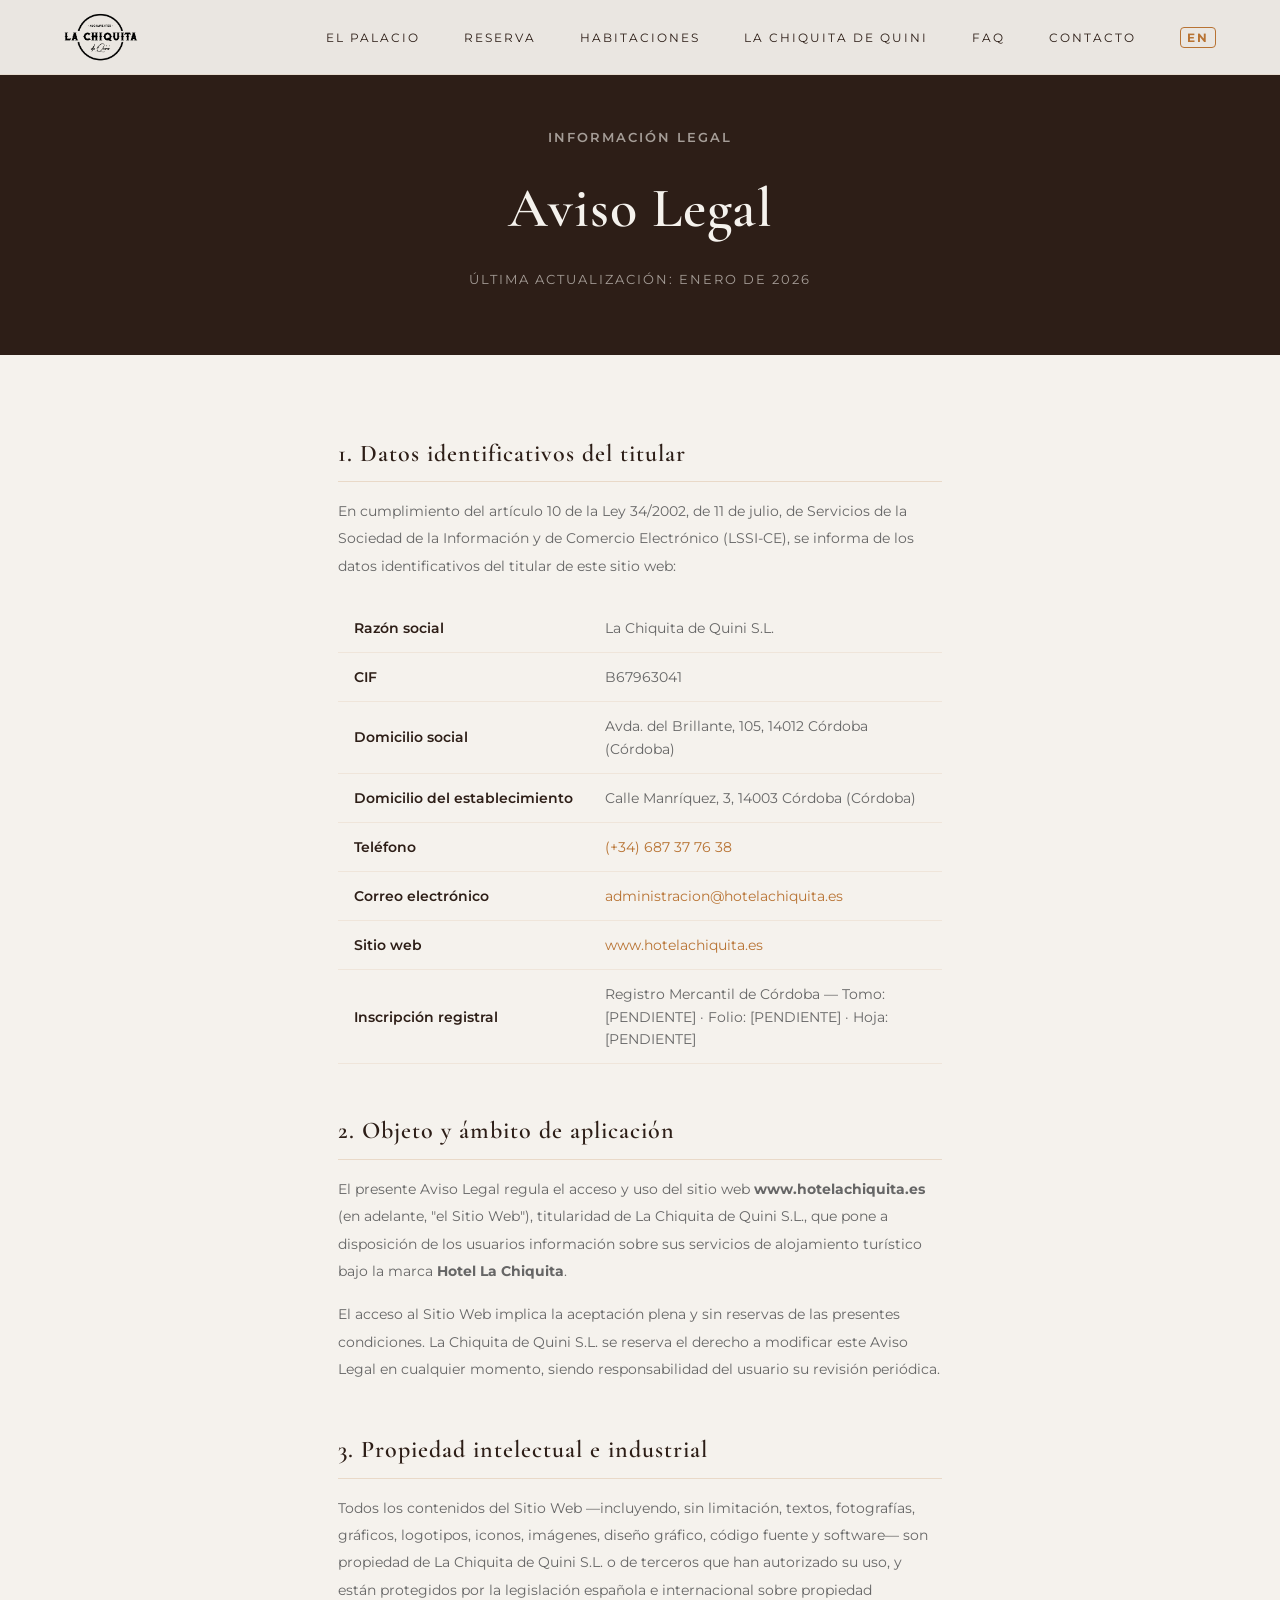
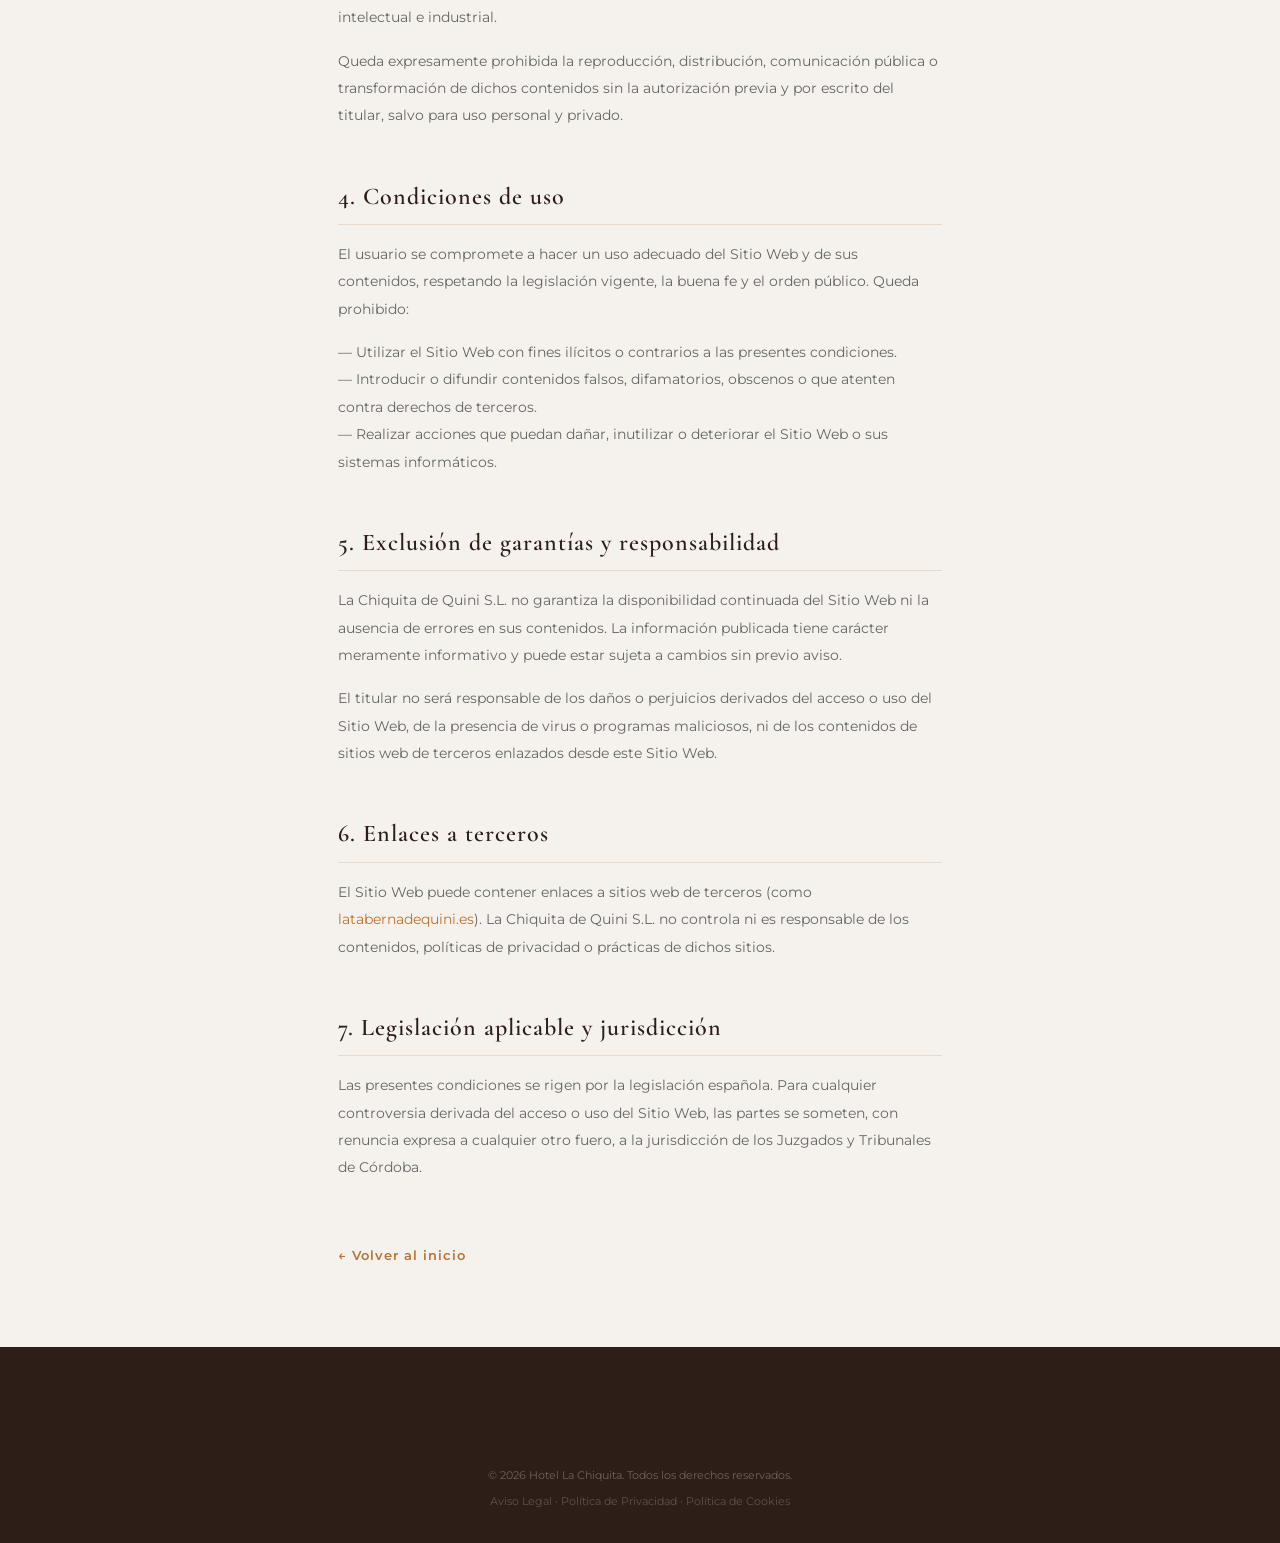
<file: aviso-legal.html>
<!DOCTYPE html>
<html lang="es">

<head>
    <meta charset="UTF-8">
    <meta name="viewport" content="width=device-width, initial-scale=1.0">
    <title>Aviso Legal | Hotel La Chiquita</title>
    <meta name="robots" content="noindex, follow">
    <link rel="canonical" href="https://www.hotelachiquita.es/aviso-legal.html">
    <link rel="preconnect" href="https://fonts.googleapis.com">
    <link rel="preconnect" href="https://fonts.gstatic.com" crossorigin>
    <link href="https://fonts.googleapis.com/css2?family=Cormorant+Garamond:ital,wght@0,300;0,600;1,400&family=Montserrat:wght@200;400&display=swap" rel="stylesheet">
    <link rel="icon" type="image/png" href="/img/favicon.png">
    <link rel="stylesheet" href="style.css">
    <style>
        .legal-hero {
            background: var(--madera);
            padding: 8rem 10% 4rem;
            text-align: center;
        }
        .legal-hero h1 {
            color: var(--blanco-hueso);
            font-size: clamp(2rem, 5vw, 3.5rem);
            margin-bottom: 1rem;
        }
        .legal-hero p {
            color: rgba(245, 242, 237, 0.6);
            font-size: 0.8rem;
            letter-spacing: 2px;
            text-transform: uppercase;
        }
        .legal-content {
            max-width: 860px;
            margin: 0 auto;
            padding: 5rem 10%;
        }
        .legal-content h2 {
            font-size: 1.5rem;
            color: var(--madera);
            margin: 3rem 0 1rem;
            padding-bottom: 0.5rem;
            border-bottom: 1px solid rgba(184, 115, 51, 0.2);
        }
        .legal-content h2:first-child {
            margin-top: 0;
        }
        .legal-content p {
            font-size: 0.9rem;
            color: #666;
            line-height: 1.9;
            margin-bottom: 1rem;
        }
        .legal-content a {
            color: var(--cobre);
            text-decoration: none;
        }
        .legal-content a:hover {
            text-decoration: underline;
        }
        .legal-data-table {
            width: 100%;
            border-collapse: collapse;
            margin: 1.5rem 0;
            font-size: 0.88rem;
        }
        .legal-data-table td {
            padding: 0.8rem 1rem;
            border-bottom: 1px solid rgba(184, 115, 51, 0.1);
            color: #666;
            line-height: 1.6;
        }
        .legal-data-table td:first-child {
            font-weight: 600;
            color: var(--madera);
            width: 40%;
            white-space: nowrap;
        }
        .legal-back {
            display: inline-block;
            margin-top: 3rem;
            color: var(--cobre);
            font-size: 0.8rem;
            letter-spacing: 1px;
            text-decoration: none;
            font-weight: 600;
        }
        .legal-back:hover {
            text-decoration: underline;
        }
        @media (max-width: 768px) {
            .legal-content {
                padding: 3rem 5%;
            }
            .legal-data-table td:first-child {
                white-space: normal;
            }
        }
    </style>
</head>

<body>

    <nav>
        <a href="index.html" class="logo">
            <img src="/img/logo300x300.png" alt="Hotel La Chiquita" style="height: 110px; width: auto; margin: -20px 0;">
        </a>
        <div class="nav-links">
            <a href="index.html#historia">El Palacio</a>
            <a href="index.html#reserva">Reserva</a>
            <a href="index.html#habitaciones">Habitaciones</a>
            <a href="index.html#restaurante">La Chiquita de Quini</a>
            <a href="index.html#faq">FAQ</a>
            <a href="index.html#contacto">Contacto</a>
            <a href="legal-notice.html" class="lang-switch">EN</a>
        </div>
        <button class="nav-toggle" aria-label="Abrir menú" aria-expanded="false">
            <span></span><span></span><span></span>
        </button>
    </nav>

    <div class="legal-hero">
        <p class="gold-text">INFORMACIÓN LEGAL</p>
        <h1>Aviso Legal</h1>
        <p>Última actualización: enero de 2026</p>
    </div>

    <div class="legal-content">

        <h2>1. Datos identificativos del titular</h2>
        <p>En cumplimiento del artículo 10 de la Ley 34/2002, de 11 de julio, de Servicios de la Sociedad de la Información y de Comercio Electrónico (LSSI-CE), se informa de los datos identificativos del titular de este sitio web:</p>
        <table class="legal-data-table">
            <tr><td>Razón social</td><td>La Chiquita de Quini S.L.</td></tr>
            <tr><td>CIF</td><td>B67963041</td></tr>
            <tr><td>Domicilio social</td><td>Avda. del Brillante, 105, 14012 Córdoba (Córdoba)</td></tr>
            <tr><td>Domicilio del establecimiento</td><td>Calle Manríquez, 3, 14003 Córdoba (Córdoba)</td></tr>
            <tr><td>Teléfono</td><td><a href="tel:+34687377638">(+34) 687 37 76 38</a></td></tr>
            <tr><td>Correo electrónico</td><td><a href="mailto:administracion@hotelachiquita.es">administracion@hotelachiquita.es</a></td></tr>
            <tr><td>Sitio web</td><td><a href="https://www.hotelachiquita.es">www.hotelachiquita.es</a></td></tr>
            <tr><td>Inscripción registral</td><td>Registro Mercantil de Córdoba — Tomo: [PENDIENTE] · Folio: [PENDIENTE] · Hoja: [PENDIENTE]</td></tr>
        </table>

        <h2>2. Objeto y ámbito de aplicación</h2>
        <p>El presente Aviso Legal regula el acceso y uso del sitio web <strong>www.hotelachiquita.es</strong> (en adelante, "el Sitio Web"), titularidad de La Chiquita de Quini S.L., que pone a disposición de los usuarios información sobre sus servicios de alojamiento turístico bajo la marca <strong>Hotel La Chiquita</strong>.</p>
        <p>El acceso al Sitio Web implica la aceptación plena y sin reservas de las presentes condiciones. La Chiquita de Quini S.L. se reserva el derecho a modificar este Aviso Legal en cualquier momento, siendo responsabilidad del usuario su revisión periódica.</p>

        <h2>3. Propiedad intelectual e industrial</h2>
        <p>Todos los contenidos del Sitio Web —incluyendo, sin limitación, textos, fotografías, gráficos, logotipos, iconos, imágenes, diseño gráfico, código fuente y software— son propiedad de La Chiquita de Quini S.L. o de terceros que han autorizado su uso, y están protegidos por la legislación española e internacional sobre propiedad intelectual e industrial.</p>
        <p>Queda expresamente prohibida la reproducción, distribución, comunicación pública o transformación de dichos contenidos sin la autorización previa y por escrito del titular, salvo para uso personal y privado.</p>

        <h2>4. Condiciones de uso</h2>
        <p>El usuario se compromete a hacer un uso adecuado del Sitio Web y de sus contenidos, respetando la legislación vigente, la buena fe y el orden público. Queda prohibido:</p>
        <p>— Utilizar el Sitio Web con fines ilícitos o contrarios a las presentes condiciones.<br>
        — Introducir o difundir contenidos falsos, difamatorios, obscenos o que atenten contra derechos de terceros.<br>
        — Realizar acciones que puedan dañar, inutilizar o deteriorar el Sitio Web o sus sistemas informáticos.</p>

        <h2>5. Exclusión de garantías y responsabilidad</h2>
        <p>La Chiquita de Quini S.L. no garantiza la disponibilidad continuada del Sitio Web ni la ausencia de errores en sus contenidos. La información publicada tiene carácter meramente informativo y puede estar sujeta a cambios sin previo aviso.</p>
        <p>El titular no será responsable de los daños o perjuicios derivados del acceso o uso del Sitio Web, de la presencia de virus o programas maliciosos, ni de los contenidos de sitios web de terceros enlazados desde este Sitio Web.</p>

        <h2>6. Enlaces a terceros</h2>
        <p>El Sitio Web puede contener enlaces a sitios web de terceros (como <a href="https://latabernadequini.es" target="_blank" rel="noopener">latabernadequini.es</a>). La Chiquita de Quini S.L. no controla ni es responsable de los contenidos, políticas de privacidad o prácticas de dichos sitios.</p>

        <h2>7. Legislación aplicable y jurisdicción</h2>
        <p>Las presentes condiciones se rigen por la legislación española. Para cualquier controversia derivada del acceso o uso del Sitio Web, las partes se someten, con renuncia expresa a cualquier otro fuero, a la jurisdicción de los Juzgados y Tribunales de Córdoba.</p>

        <a href="index.html" class="legal-back">← Volver al inicio</a>
    </div>

    <footer>
        <div class="footer-bottom" style="margin-top: 0; border-top: none;">
            <p>&copy; 2026 Hotel La Chiquita. Todos los derechos reservados.</p>
            <p>
                <a href="/aviso-legal.html">Aviso Legal</a> ·
                <a href="/politica-privacidad.html">Política de Privacidad</a> ·
                <a href="/politica-cookies.html">Política de Cookies</a>
            </p>
        </div>
    </footer>

    <script>
        const navToggle = document.querySelector('.nav-toggle');
        const navLinks = document.querySelector('.nav-links');
        if (navToggle && navLinks) {
            navToggle.addEventListener('click', () => {
                const isOpen = navLinks.classList.toggle('active');
                navToggle.classList.toggle('active');
                navToggle.setAttribute('aria-expanded', isOpen);
            });
        }
    </script>

</body>
</html>
</file>
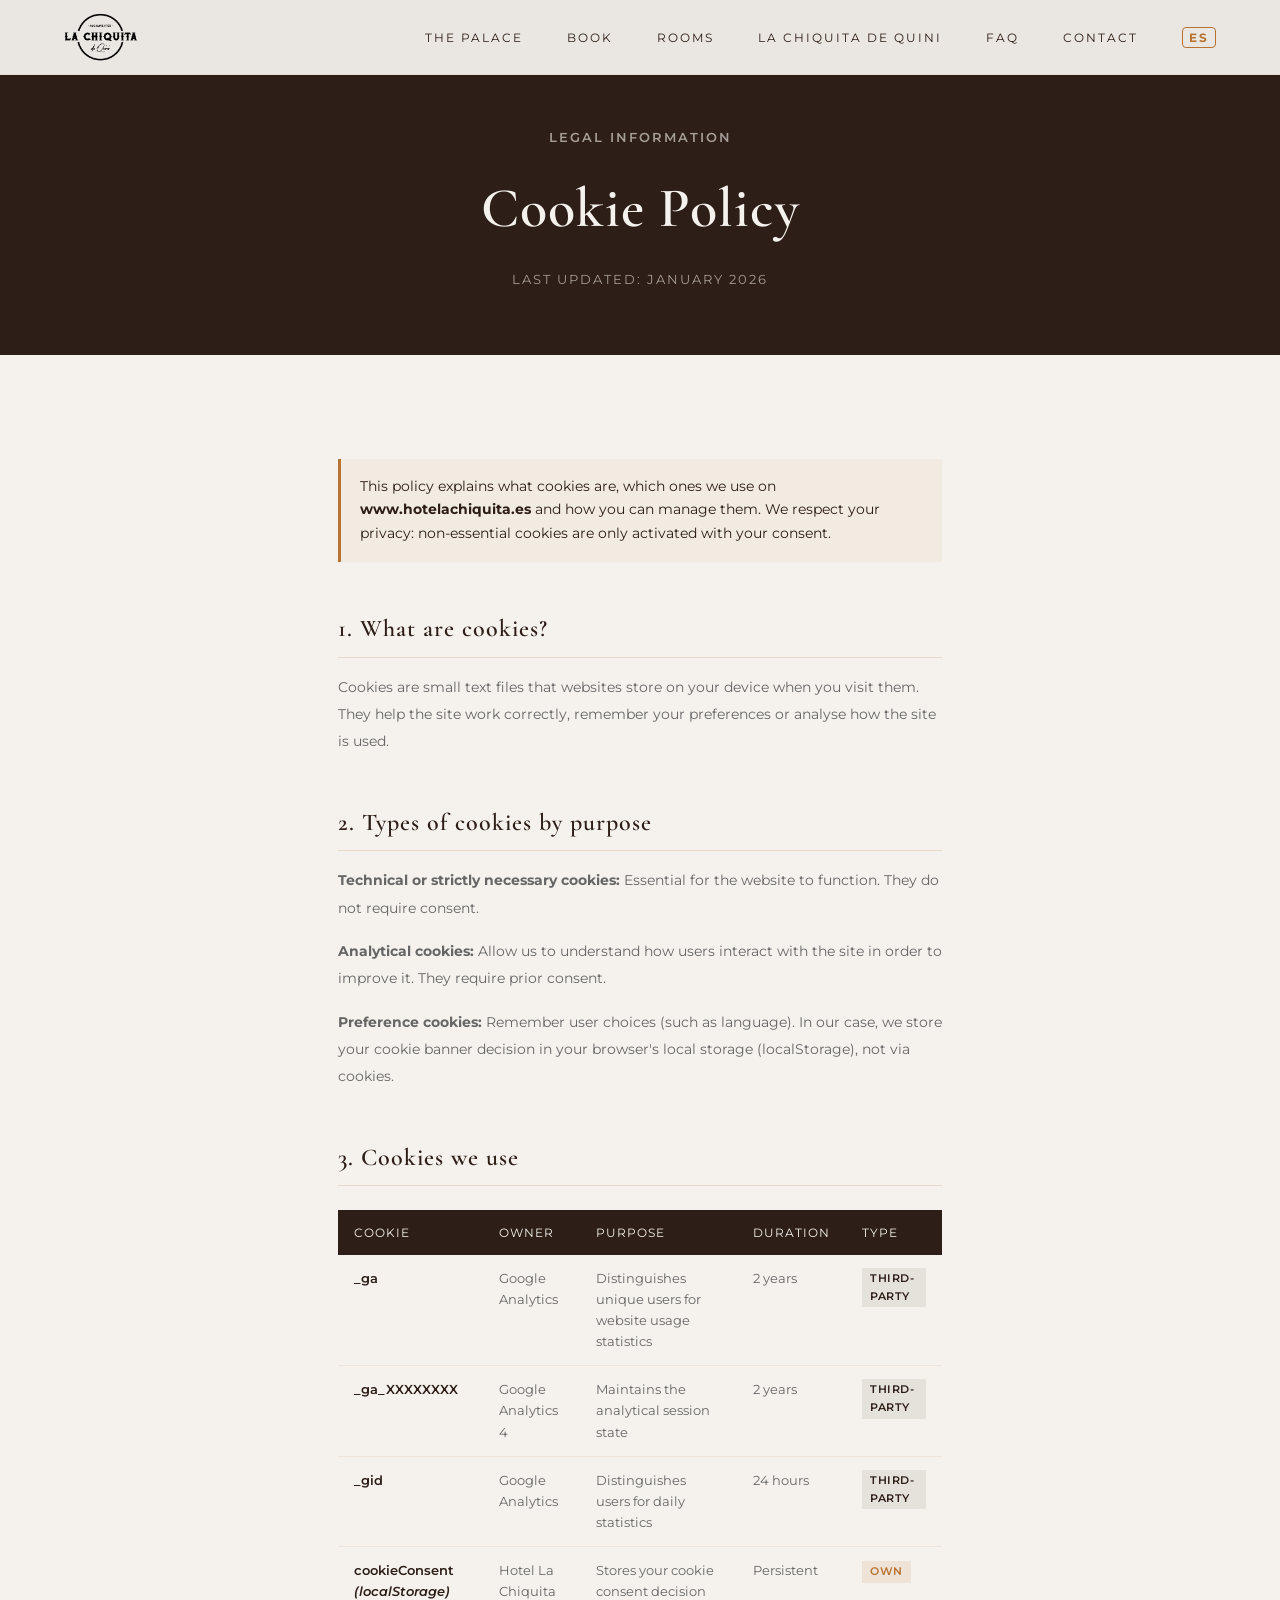
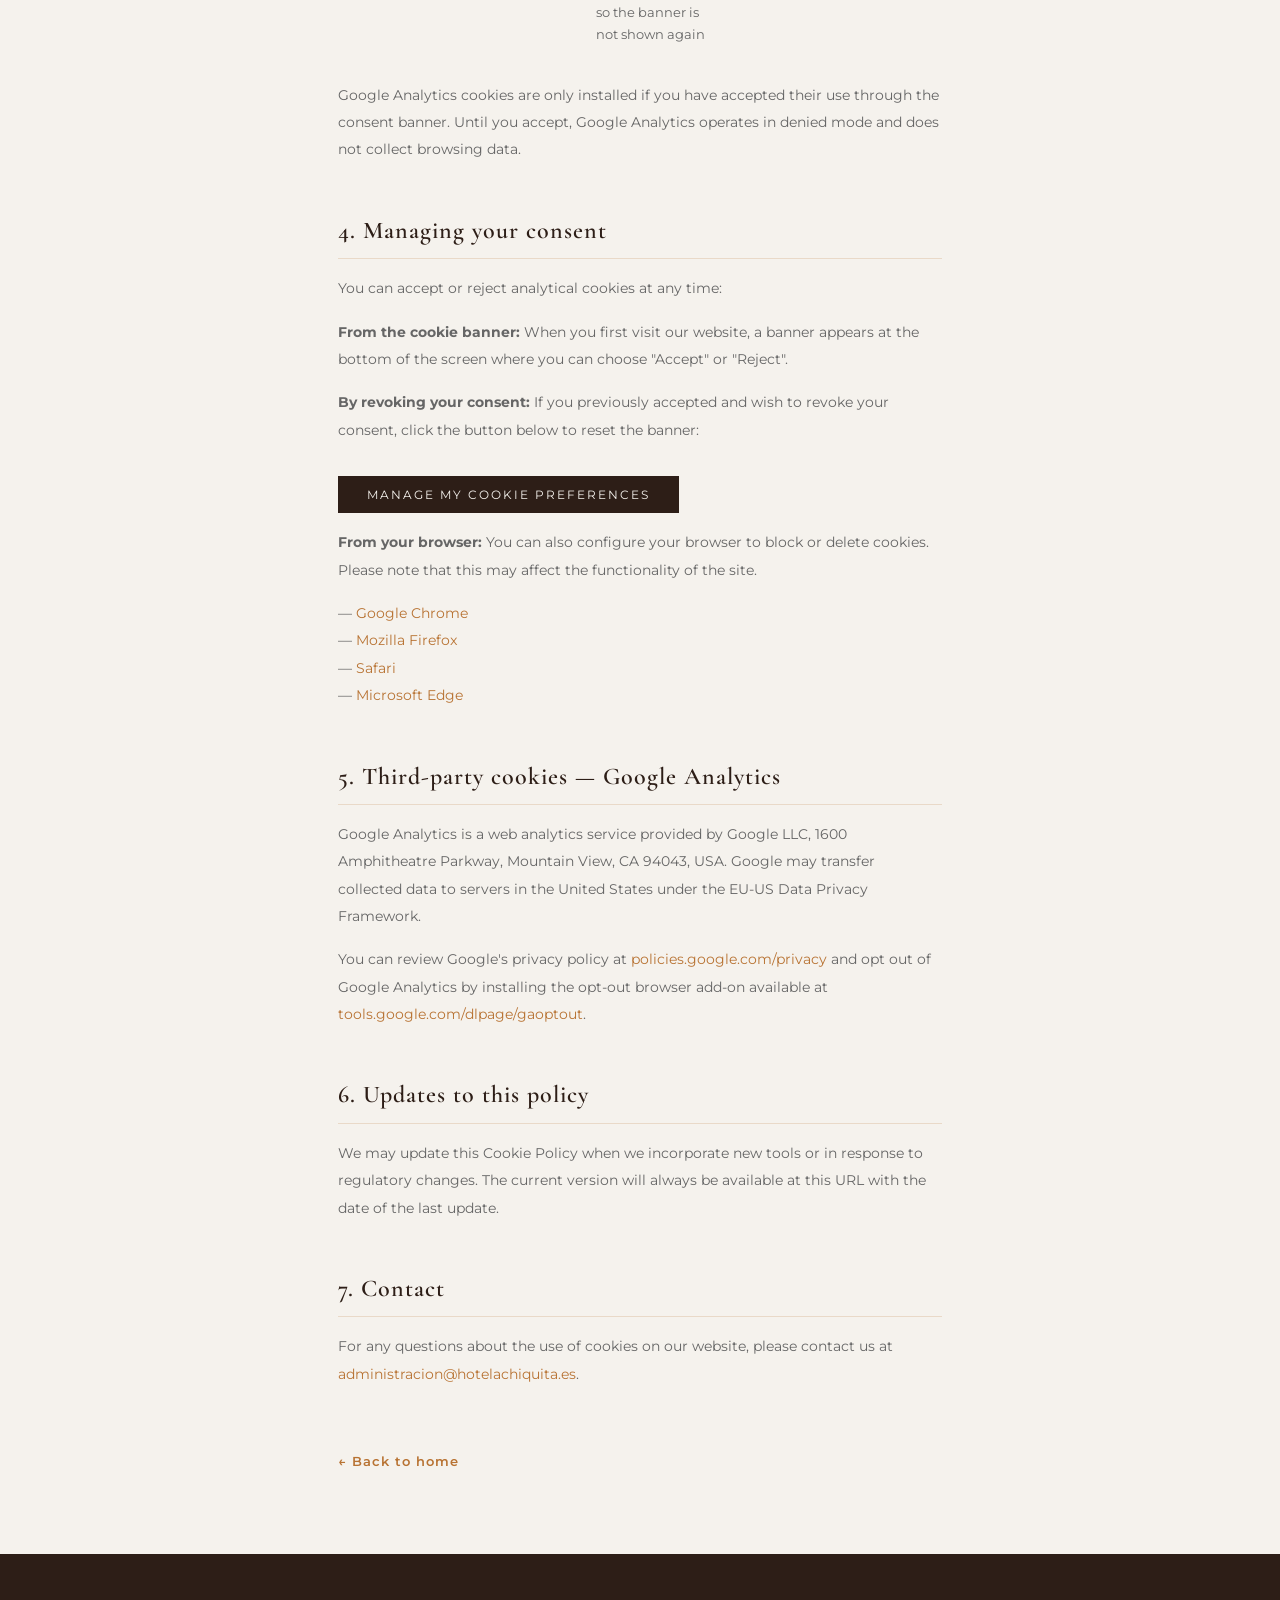
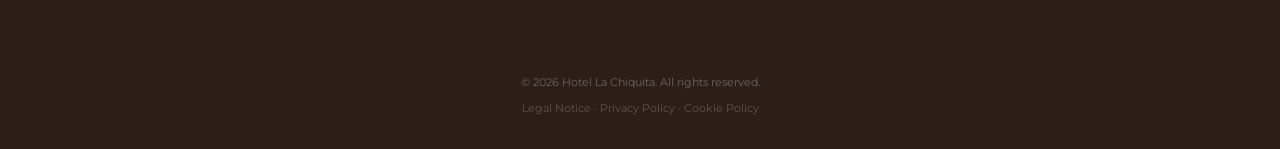
<file: cookie-policy.html>
<!DOCTYPE html>
<html lang="en">

<head>
    <meta charset="UTF-8">
    <meta name="viewport" content="width=device-width, initial-scale=1.0">
    <title>Cookie Policy | Hotel La Chiquita</title>
    <meta name="robots" content="noindex, follow">
    <link rel="canonical" href="https://www.hotelachiquita.es/cookie-policy.html">
    <link rel="preconnect" href="https://fonts.googleapis.com">
    <link rel="preconnect" href="https://fonts.gstatic.com" crossorigin>
    <link href="https://fonts.googleapis.com/css2?family=Cormorant+Garamond:ital,wght@0,300;0,600;1,400&family=Montserrat:wght@200;400&display=swap" rel="stylesheet">
    <link rel="icon" type="image/png" href="/img/favicon.png">
    <link rel="stylesheet" href="style.css">
    <style>
        .legal-hero { background: var(--madera); padding: 8rem 10% 4rem; text-align: center; }
        .legal-hero h1 { color: var(--blanco-hueso); font-size: clamp(2rem, 5vw, 3.5rem); margin-bottom: 1rem; }
        .legal-hero p { color: rgba(245, 242, 237, 0.6); font-size: 0.8rem; letter-spacing: 2px; text-transform: uppercase; }
        .legal-content { max-width: 860px; margin: 0 auto; padding: 5rem 10%; }
        .legal-content h2 { font-size: 1.5rem; color: var(--madera); margin: 3rem 0 1rem; padding-bottom: 0.5rem; border-bottom: 1px solid rgba(184, 115, 51, 0.2); }
        .legal-content h2:first-child { margin-top: 0; }
        .legal-content p { font-size: 0.9rem; color: #666; line-height: 1.9; margin-bottom: 1rem; }
        .legal-content a { color: var(--cobre); text-decoration: none; }
        .legal-content a:hover { text-decoration: underline; }
        .cookie-table { width: 100%; border-collapse: collapse; margin: 1.5rem 0; font-size: 0.83rem; }
        .cookie-table th { background: var(--madera); color: var(--blanco-hueso); padding: 0.8rem 1rem; text-align: left; font-family: 'Montserrat', sans-serif; font-weight: 400; letter-spacing: 1px; font-size: 0.75rem; text-transform: uppercase; }
        .cookie-table td { padding: 0.8rem 1rem; border-bottom: 1px solid rgba(184, 115, 51, 0.1); color: #666; line-height: 1.6; vertical-align: top; }
        .cookie-table tr:last-child td { border-bottom: none; }
        .cookie-table td:first-child { font-weight: 600; color: var(--madera); }
        .cookie-type { display: inline-block; font-size: 0.7rem; padding: 2px 8px; letter-spacing: 0.5px; text-transform: uppercase; font-weight: 600; }
        .cookie-type--propia { background: rgba(184,115,51,0.12); color: var(--cobre); }
        .cookie-type--tercero { background: rgba(45,30,23,0.08); color: var(--madera); }
        .legal-highlight { background: rgba(184, 115, 51, 0.06); border-left: 3px solid var(--cobre); padding: 1rem 1.2rem; margin: 1.5rem 0; font-size: 0.88rem; color: var(--madera); line-height: 1.7; }
        .cookie-consent-btn { display: inline-block; margin-top: 1rem; padding: 0.7rem 1.8rem; background: var(--madera); color: var(--blanco-hueso); border: none; font-family: 'Montserrat', sans-serif; font-size: 0.75rem; letter-spacing: 2px; cursor: pointer; transition: all 0.3s ease; text-transform: uppercase; }
        .cookie-consent-btn:hover { background: var(--cobre); }
        .legal-back { display: inline-block; margin-top: 3rem; color: var(--cobre); font-size: 0.8rem; letter-spacing: 1px; text-decoration: none; font-weight: 600; }
        .legal-back:hover { text-decoration: underline; }
        @media (max-width: 768px) { .legal-content { padding: 3rem 5%; } .cookie-table { font-size: 0.78rem; } .cookie-table th, .cookie-table td { padding: 0.6rem 0.7rem; } }
    </style>
</head>

<body>

    <nav>
        <a href="index_en.html" class="logo">
            <img src="/img/logo300x300.png" alt="Hotel La Chiquita" style="height: 110px; width: auto; margin: -20px 0;">
        </a>
        <div class="nav-links">
            <a href="index_en.html#history">The Palace</a>
            <a href="index_en.html#booking">Book</a>
            <a href="index_en.html#rooms">Rooms</a>
            <a href="index_en.html#restaurant">La Chiquita de Quini</a>
            <a href="index_en.html#faq">FAQ</a>
            <a href="index_en.html#contact">Contact</a>
            <a href="politica-cookies.html" class="lang-switch">ES</a>
        </div>
        <button class="nav-toggle" aria-label="Open menu" aria-expanded="false">
            <span></span><span></span><span></span>
        </button>
    </nav>

    <div class="legal-hero">
        <p class="gold-text">LEGAL INFORMATION</p>
        <h1>Cookie Policy</h1>
        <p>Last updated: January 2026</p>
    </div>

    <div class="legal-content">

        <div class="legal-highlight">
            This policy explains what cookies are, which ones we use on <strong>www.hotelachiquita.es</strong> and how you can manage them. We respect your privacy: non-essential cookies are only activated with your consent.
        </div>

        <h2>1. What are cookies?</h2>
        <p>Cookies are small text files that websites store on your device when you visit them. They help the site work correctly, remember your preferences or analyse how the site is used.</p>

        <h2>2. Types of cookies by purpose</h2>
        <p><strong>Technical or strictly necessary cookies:</strong> Essential for the website to function. They do not require consent.</p>
        <p><strong>Analytical cookies:</strong> Allow us to understand how users interact with the site in order to improve it. They require prior consent.</p>
        <p><strong>Preference cookies:</strong> Remember user choices (such as language). In our case, we store your cookie banner decision in your browser's local storage (localStorage), not via cookies.</p>

        <h2>3. Cookies we use</h2>
        <table class="cookie-table">
            <thead>
                <tr>
                    <th>Cookie</th>
                    <th>Owner</th>
                    <th>Purpose</th>
                    <th>Duration</th>
                    <th>Type</th>
                </tr>
            </thead>
            <tbody>
                <tr>
                    <td>_ga</td>
                    <td>Google Analytics</td>
                    <td>Distinguishes unique users for website usage statistics</td>
                    <td>2 years</td>
                    <td><span class="cookie-type cookie-type--tercero">Third-party</span></td>
                </tr>
                <tr>
                    <td>_ga_XXXXXXXX</td>
                    <td>Google Analytics 4</td>
                    <td>Maintains the analytical session state</td>
                    <td>2 years</td>
                    <td><span class="cookie-type cookie-type--tercero">Third-party</span></td>
                </tr>
                <tr>
                    <td>_gid</td>
                    <td>Google Analytics</td>
                    <td>Distinguishes users for daily statistics</td>
                    <td>24 hours</td>
                    <td><span class="cookie-type cookie-type--tercero">Third-party</span></td>
                </tr>
                <tr>
                    <td>cookieConsent <em>(localStorage)</em></td>
                    <td>Hotel La Chiquita</td>
                    <td>Stores your cookie consent decision so the banner is not shown again</td>
                    <td>Persistent</td>
                    <td><span class="cookie-type cookie-type--propia">Own</span></td>
                </tr>
            </tbody>
        </table>

        <p>Google Analytics cookies are only installed if you have accepted their use through the consent banner. Until you accept, Google Analytics operates in denied mode and does not collect browsing data.</p>

        <h2>4. Managing your consent</h2>
        <p>You can accept or reject analytical cookies at any time:</p>
        <p><strong>From the cookie banner:</strong> When you first visit our website, a banner appears at the bottom of the screen where you can choose "Accept" or "Reject".</p>
        <p><strong>By revoking your consent:</strong> If you previously accepted and wish to revoke your consent, click the button below to reset the banner:</p>
        <button class="cookie-consent-btn" onclick="resetCookieConsent()">Manage my cookie preferences</button>
        <p style="margin-top: 1rem;"><strong>From your browser:</strong> You can also configure your browser to block or delete cookies. Please note that this may affect the functionality of the site.</p>
        <p>— <a href="https://support.google.com/chrome/answer/95647" target="_blank" rel="noopener">Google Chrome</a><br>
        — <a href="https://support.mozilla.org/en-US/kb/enable-and-disable-cookies-website-preferences" target="_blank" rel="noopener">Mozilla Firefox</a><br>
        — <a href="https://support.apple.com/en-gb/guide/safari/sfri11471/mac" target="_blank" rel="noopener">Safari</a><br>
        — <a href="https://support.microsoft.com/en-us/microsoft-edge/delete-cookies-in-microsoft-edge-63947406-40ac-c3b8-57b9-2a946a29ae09" target="_blank" rel="noopener">Microsoft Edge</a></p>

        <h2>5. Third-party cookies — Google Analytics</h2>
        <p>Google Analytics is a web analytics service provided by Google LLC, 1600 Amphitheatre Parkway, Mountain View, CA 94043, USA. Google may transfer collected data to servers in the United States under the EU-US Data Privacy Framework.</p>
        <p>You can review Google's privacy policy at <a href="https://policies.google.com/privacy" target="_blank" rel="noopener">policies.google.com/privacy</a> and opt out of Google Analytics by installing the opt-out browser add-on available at <a href="https://tools.google.com/dlpage/gaoptout" target="_blank" rel="noopener">tools.google.com/dlpage/gaoptout</a>.</p>

        <h2>6. Updates to this policy</h2>
        <p>We may update this Cookie Policy when we incorporate new tools or in response to regulatory changes. The current version will always be available at this URL with the date of the last update.</p>

        <h2>7. Contact</h2>
        <p>For any questions about the use of cookies on our website, please contact us at <a href="mailto:administracion@hotelachiquita.es">administracion@hotelachiquita.es</a>.</p>

        <a href="index_en.html" class="legal-back">← Back to home</a>
    </div>

    <footer>
        <div class="footer-bottom" style="margin-top: 0; border-top: none;">
            <p>&copy; 2026 Hotel La Chiquita. All rights reserved.</p>
            <p>
                <a href="/legal-notice.html">Legal Notice</a> ·
                <a href="/privacy-policy.html">Privacy Policy</a> ·
                <a href="/cookie-policy.html">Cookie Policy</a>
            </p>
        </div>
    </footer>

    <script>
        const navToggle = document.querySelector('.nav-toggle');
        const navLinks = document.querySelector('.nav-links');
        if (navToggle && navLinks) {
            navToggle.addEventListener('click', () => {
                const isOpen = navLinks.classList.toggle('active');
                navToggle.classList.toggle('active');
                navToggle.setAttribute('aria-expanded', isOpen);
            });
        }

        function resetCookieConsent() {
            localStorage.removeItem('cookieConsent');
            window.location.href = 'index_en.html';
        }
    </script>

</body>
</html>
</file>
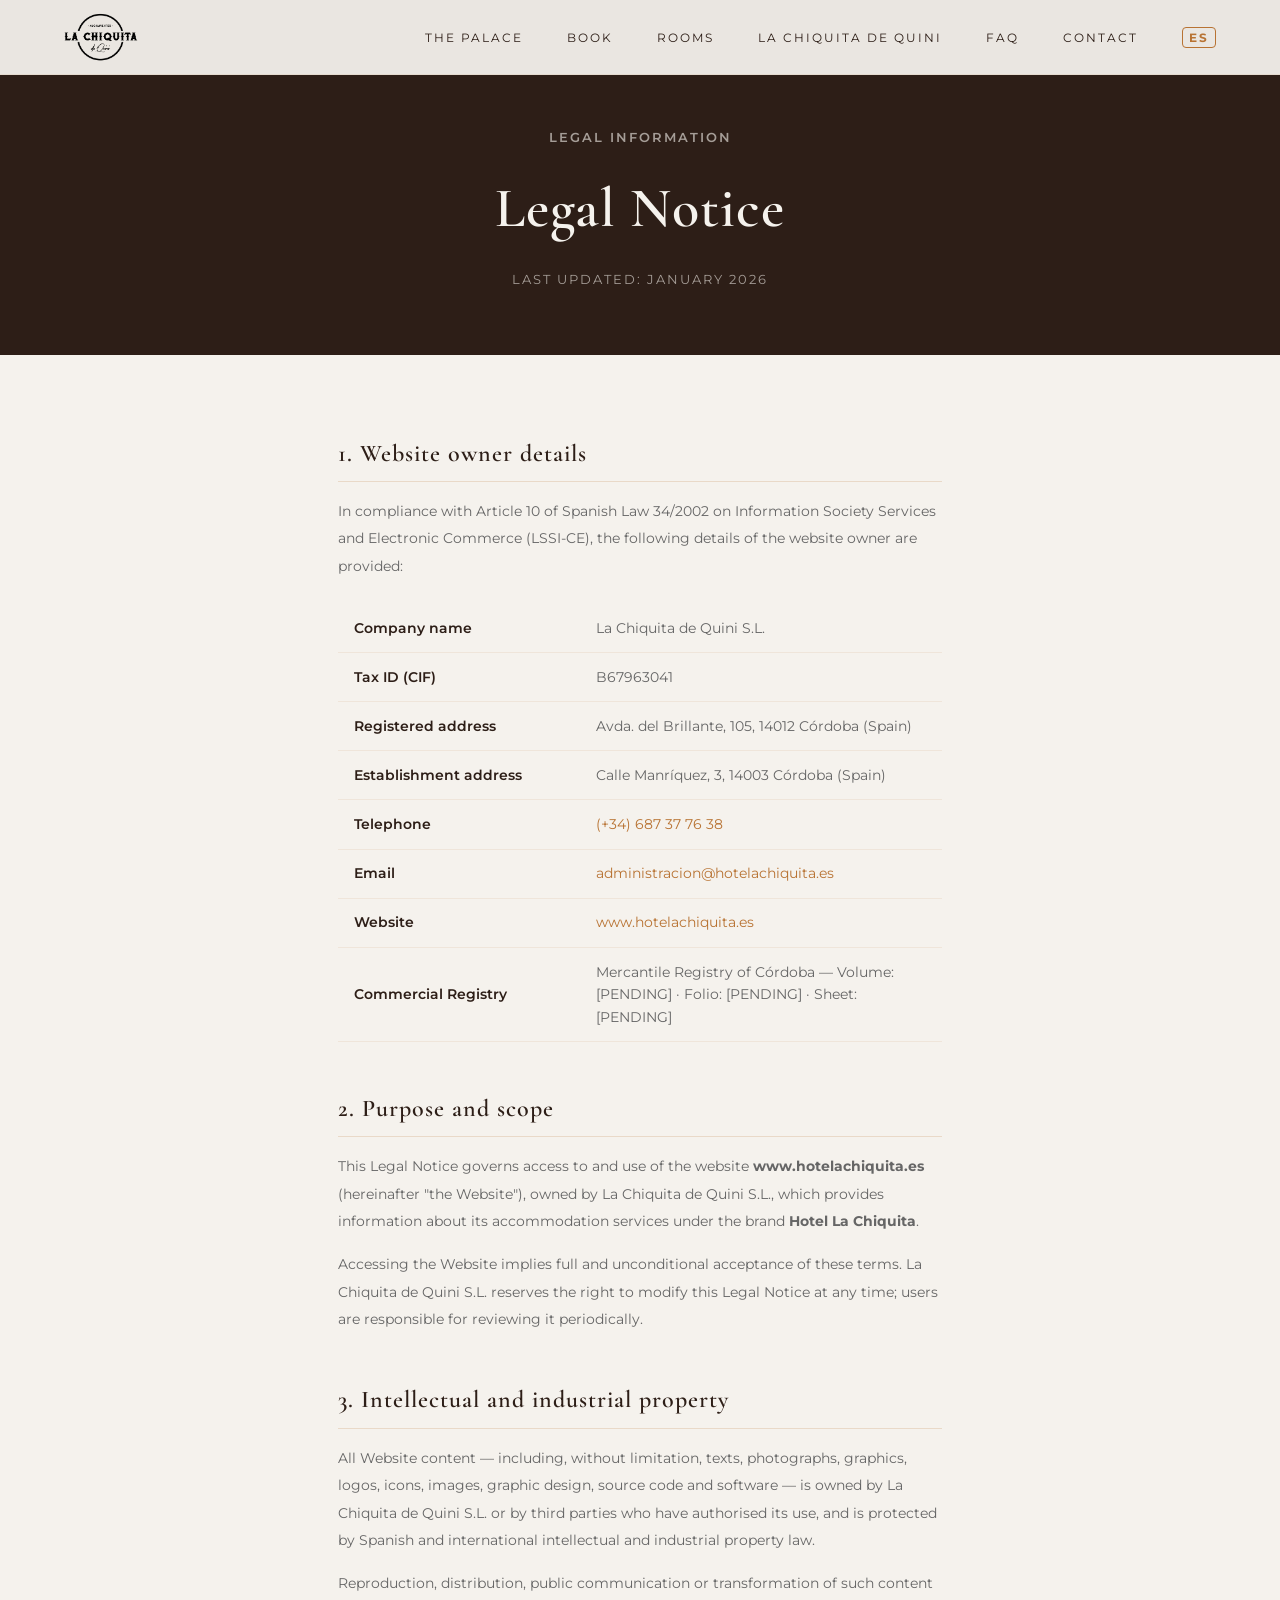
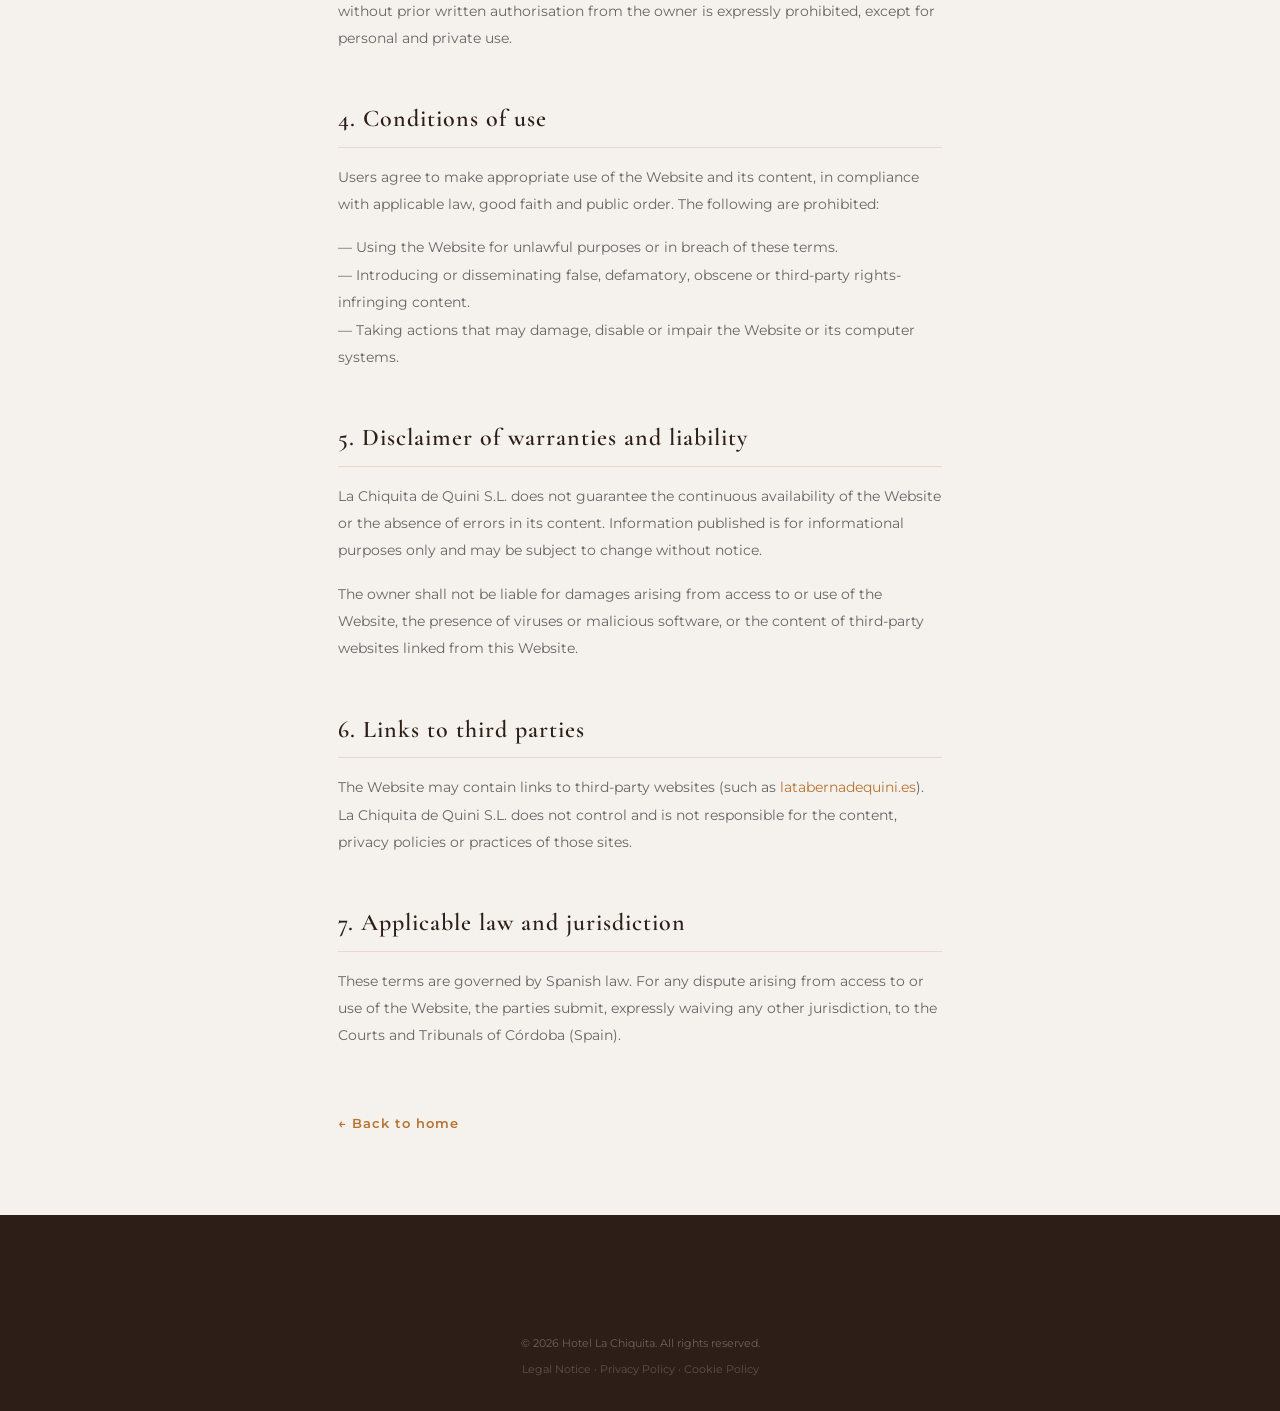
<file: legal-notice.html>
<!DOCTYPE html>
<html lang="en">

<head>
    <meta charset="UTF-8">
    <meta name="viewport" content="width=device-width, initial-scale=1.0">
    <title>Legal Notice | Hotel La Chiquita</title>
    <meta name="robots" content="noindex, follow">
    <link rel="canonical" href="https://www.hotelachiquita.es/legal-notice.html">
    <link rel="preconnect" href="https://fonts.googleapis.com">
    <link rel="preconnect" href="https://fonts.gstatic.com" crossorigin>
    <link href="https://fonts.googleapis.com/css2?family=Cormorant+Garamond:ital,wght@0,300;0,600;1,400&family=Montserrat:wght@200;400&display=swap" rel="stylesheet">
    <link rel="icon" type="image/png" href="/img/favicon.png">
    <link rel="stylesheet" href="style.css">
    <style>
        .legal-hero { background: var(--madera); padding: 8rem 10% 4rem; text-align: center; }
        .legal-hero h1 { color: var(--blanco-hueso); font-size: clamp(2rem, 5vw, 3.5rem); margin-bottom: 1rem; }
        .legal-hero p { color: rgba(245, 242, 237, 0.6); font-size: 0.8rem; letter-spacing: 2px; text-transform: uppercase; }
        .legal-content { max-width: 860px; margin: 0 auto; padding: 5rem 10%; }
        .legal-content h2 { font-size: 1.5rem; color: var(--madera); margin: 3rem 0 1rem; padding-bottom: 0.5rem; border-bottom: 1px solid rgba(184, 115, 51, 0.2); }
        .legal-content h2:first-child { margin-top: 0; }
        .legal-content p { font-size: 0.9rem; color: #666; line-height: 1.9; margin-bottom: 1rem; }
        .legal-content a { color: var(--cobre); text-decoration: none; }
        .legal-content a:hover { text-decoration: underline; }
        .legal-data-table { width: 100%; border-collapse: collapse; margin: 1.5rem 0; font-size: 0.88rem; }
        .legal-data-table td { padding: 0.8rem 1rem; border-bottom: 1px solid rgba(184, 115, 51, 0.1); color: #666; line-height: 1.6; }
        .legal-data-table td:first-child { font-weight: 600; color: var(--madera); width: 40%; white-space: nowrap; }
        .legal-back { display: inline-block; margin-top: 3rem; color: var(--cobre); font-size: 0.8rem; letter-spacing: 1px; text-decoration: none; font-weight: 600; }
        .legal-back:hover { text-decoration: underline; }
        @media (max-width: 768px) { .legal-content { padding: 3rem 5%; } .legal-data-table td:first-child { white-space: normal; } }
    </style>
</head>

<body>

    <nav>
        <a href="index_en.html" class="logo">
            <img src="/img/logo300x300.png" alt="Hotel La Chiquita" style="height: 110px; width: auto; margin: -20px 0;">
        </a>
        <div class="nav-links">
            <a href="index_en.html#history">The Palace</a>
            <a href="index_en.html#booking">Book</a>
            <a href="index_en.html#rooms">Rooms</a>
            <a href="index_en.html#restaurant">La Chiquita de Quini</a>
            <a href="index_en.html#faq">FAQ</a>
            <a href="index_en.html#contact">Contact</a>
            <a href="aviso-legal.html" class="lang-switch">ES</a>
        </div>
        <button class="nav-toggle" aria-label="Open menu" aria-expanded="false">
            <span></span><span></span><span></span>
        </button>
    </nav>

    <div class="legal-hero">
        <p class="gold-text">LEGAL INFORMATION</p>
        <h1>Legal Notice</h1>
        <p>Last updated: January 2026</p>
    </div>

    <div class="legal-content">

        <h2>1. Website owner details</h2>
        <p>In compliance with Article 10 of Spanish Law 34/2002 on Information Society Services and Electronic Commerce (LSSI-CE), the following details of the website owner are provided:</p>
        <table class="legal-data-table">
            <tr><td>Company name</td><td>La Chiquita de Quini S.L.</td></tr>
            <tr><td>Tax ID (CIF)</td><td>B67963041</td></tr>
            <tr><td>Registered address</td><td>Avda. del Brillante, 105, 14012 Córdoba (Spain)</td></tr>
            <tr><td>Establishment address</td><td>Calle Manríquez, 3, 14003 Córdoba (Spain)</td></tr>
            <tr><td>Telephone</td><td><a href="tel:+34687377638">(+34) 687 37 76 38</a></td></tr>
            <tr><td>Email</td><td><a href="mailto:administracion@hotelachiquita.es">administracion@hotelachiquita.es</a></td></tr>
            <tr><td>Website</td><td><a href="https://www.hotelachiquita.es">www.hotelachiquita.es</a></td></tr>
            <tr><td>Commercial Registry</td><td>Mercantile Registry of Córdoba — Volume: [PENDING] · Folio: [PENDING] · Sheet: [PENDING]</td></tr>
        </table>

        <h2>2. Purpose and scope</h2>
        <p>This Legal Notice governs access to and use of the website <strong>www.hotelachiquita.es</strong> (hereinafter "the Website"), owned by La Chiquita de Quini S.L., which provides information about its accommodation services under the brand <strong>Hotel La Chiquita</strong>.</p>
        <p>Accessing the Website implies full and unconditional acceptance of these terms. La Chiquita de Quini S.L. reserves the right to modify this Legal Notice at any time; users are responsible for reviewing it periodically.</p>

        <h2>3. Intellectual and industrial property</h2>
        <p>All Website content — including, without limitation, texts, photographs, graphics, logos, icons, images, graphic design, source code and software — is owned by La Chiquita de Quini S.L. or by third parties who have authorised its use, and is protected by Spanish and international intellectual and industrial property law.</p>
        <p>Reproduction, distribution, public communication or transformation of such content without prior written authorisation from the owner is expressly prohibited, except for personal and private use.</p>

        <h2>4. Conditions of use</h2>
        <p>Users agree to make appropriate use of the Website and its content, in compliance with applicable law, good faith and public order. The following are prohibited:</p>
        <p>— Using the Website for unlawful purposes or in breach of these terms.<br>
        — Introducing or disseminating false, defamatory, obscene or third-party rights-infringing content.<br>
        — Taking actions that may damage, disable or impair the Website or its computer systems.</p>

        <h2>5. Disclaimer of warranties and liability</h2>
        <p>La Chiquita de Quini S.L. does not guarantee the continuous availability of the Website or the absence of errors in its content. Information published is for informational purposes only and may be subject to change without notice.</p>
        <p>The owner shall not be liable for damages arising from access to or use of the Website, the presence of viruses or malicious software, or the content of third-party websites linked from this Website.</p>

        <h2>6. Links to third parties</h2>
        <p>The Website may contain links to third-party websites (such as <a href="https://latabernadequini.es" target="_blank" rel="noopener">latabernadequini.es</a>). La Chiquita de Quini S.L. does not control and is not responsible for the content, privacy policies or practices of those sites.</p>

        <h2>7. Applicable law and jurisdiction</h2>
        <p>These terms are governed by Spanish law. For any dispute arising from access to or use of the Website, the parties submit, expressly waiving any other jurisdiction, to the Courts and Tribunals of Córdoba (Spain).</p>

        <a href="index_en.html" class="legal-back">← Back to home</a>
    </div>

    <footer>
        <div class="footer-bottom" style="margin-top: 0; border-top: none;">
            <p>&copy; 2026 Hotel La Chiquita. All rights reserved.</p>
            <p>
                <a href="/legal-notice.html">Legal Notice</a> ·
                <a href="/privacy-policy.html">Privacy Policy</a> ·
                <a href="/cookie-policy.html">Cookie Policy</a>
            </p>
        </div>
    </footer>

    <script>
        const navToggle = document.querySelector('.nav-toggle');
        const navLinks = document.querySelector('.nav-links');
        if (navToggle && navLinks) {
            navToggle.addEventListener('click', () => {
                const isOpen = navLinks.classList.toggle('active');
                navToggle.classList.toggle('active');
                navToggle.setAttribute('aria-expanded', isOpen);
            });
        }
    </script>

</body>
</html>
</file>
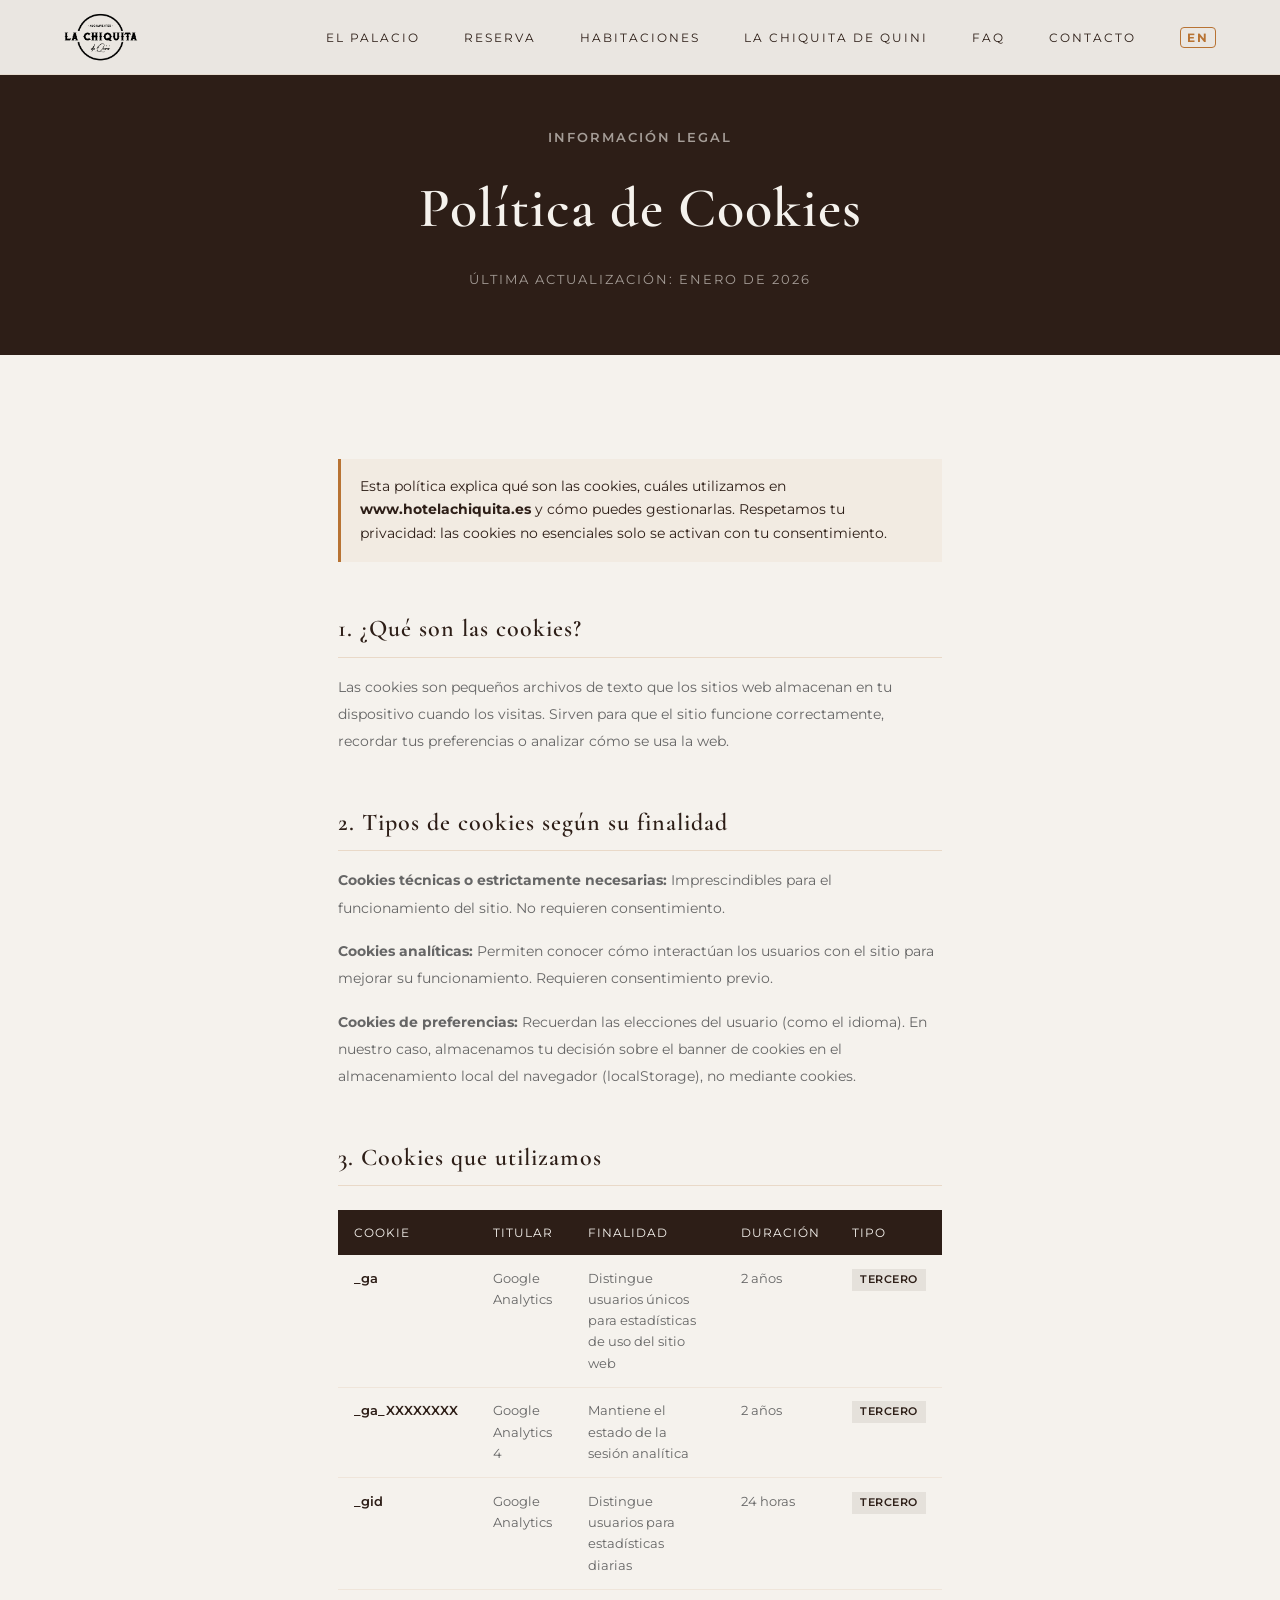
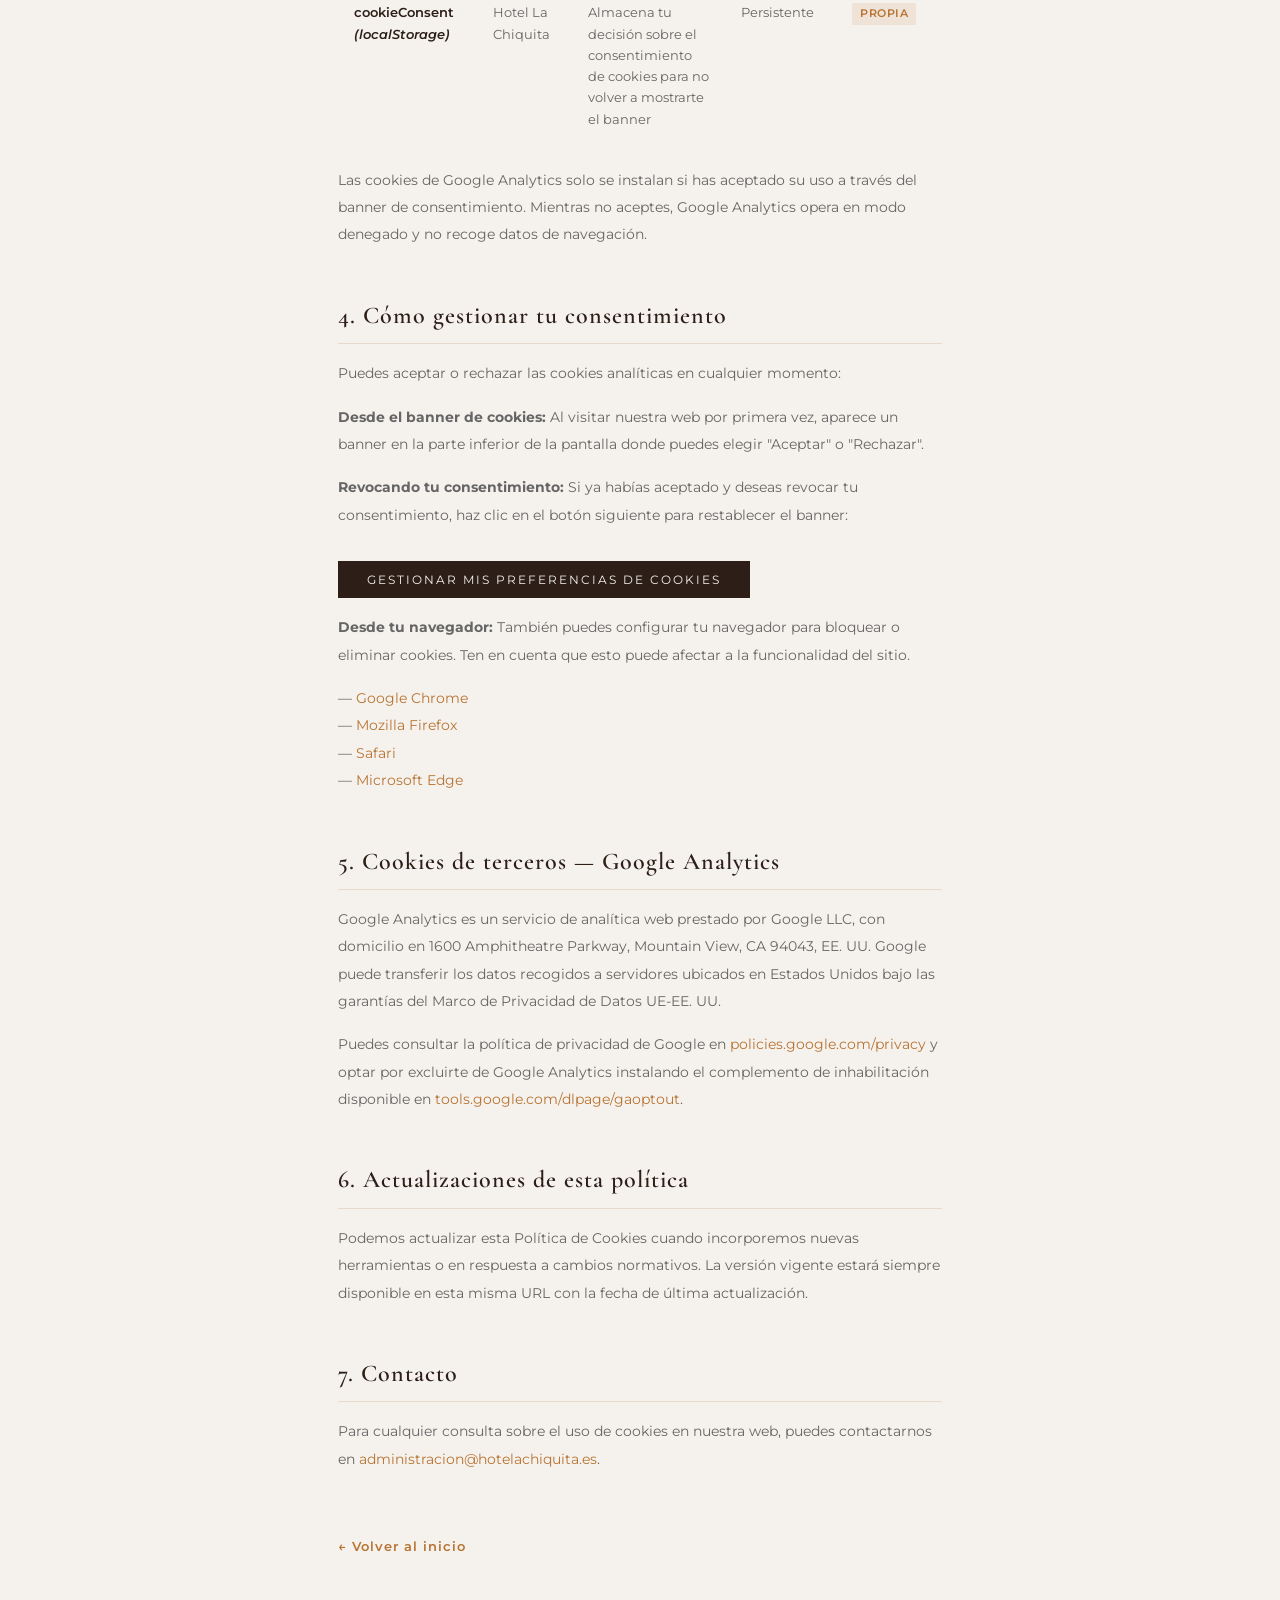
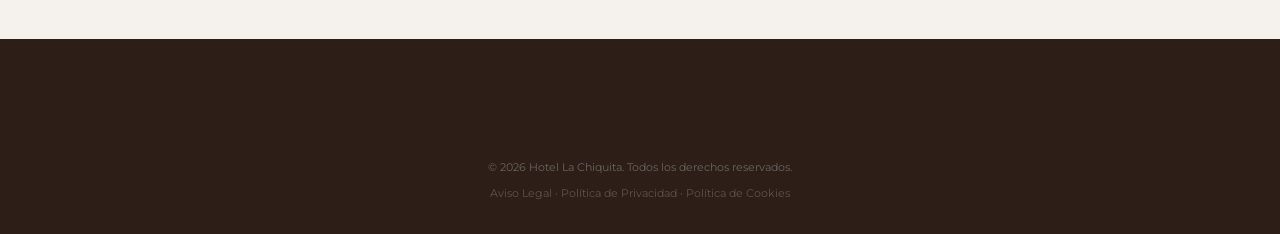
<file: politica-cookies.html>
<!DOCTYPE html>
<html lang="es">

<head>
    <meta charset="UTF-8">
    <meta name="viewport" content="width=device-width, initial-scale=1.0">
    <title>Política de Cookies | Hotel La Chiquita</title>
    <meta name="robots" content="noindex, follow">
    <link rel="canonical" href="https://www.hotelachiquita.es/politica-cookies.html">
    <link rel="preconnect" href="https://fonts.googleapis.com">
    <link rel="preconnect" href="https://fonts.gstatic.com" crossorigin>
    <link href="https://fonts.googleapis.com/css2?family=Cormorant+Garamond:ital,wght@0,300;0,600;1,400&family=Montserrat:wght@200;400&display=swap" rel="stylesheet">
    <link rel="icon" type="image/png" href="/img/favicon.png">
    <link rel="stylesheet" href="style.css">
    <style>
        .legal-hero {
            background: var(--madera);
            padding: 8rem 10% 4rem;
            text-align: center;
        }
        .legal-hero h1 {
            color: var(--blanco-hueso);
            font-size: clamp(2rem, 5vw, 3.5rem);
            margin-bottom: 1rem;
        }
        .legal-hero p {
            color: rgba(245, 242, 237, 0.6);
            font-size: 0.8rem;
            letter-spacing: 2px;
            text-transform: uppercase;
        }
        .legal-content {
            max-width: 860px;
            margin: 0 auto;
            padding: 5rem 10%;
        }
        .legal-content h2 {
            font-size: 1.5rem;
            color: var(--madera);
            margin: 3rem 0 1rem;
            padding-bottom: 0.5rem;
            border-bottom: 1px solid rgba(184, 115, 51, 0.2);
        }
        .legal-content h2:first-child { margin-top: 0; }
        .legal-content p {
            font-size: 0.9rem;
            color: #666;
            line-height: 1.9;
            margin-bottom: 1rem;
        }
        .legal-content a {
            color: var(--cobre);
            text-decoration: none;
        }
        .legal-content a:hover { text-decoration: underline; }
        .cookie-table {
            width: 100%;
            border-collapse: collapse;
            margin: 1.5rem 0;
            font-size: 0.83rem;
        }
        .cookie-table th {
            background: var(--madera);
            color: var(--blanco-hueso);
            padding: 0.8rem 1rem;
            text-align: left;
            font-family: 'Montserrat', sans-serif;
            font-weight: 400;
            letter-spacing: 1px;
            font-size: 0.75rem;
            text-transform: uppercase;
        }
        .cookie-table td {
            padding: 0.8rem 1rem;
            border-bottom: 1px solid rgba(184, 115, 51, 0.1);
            color: #666;
            line-height: 1.6;
            vertical-align: top;
        }
        .cookie-table tr:last-child td { border-bottom: none; }
        .cookie-table td:first-child { font-weight: 600; color: var(--madera); }
        .cookie-type {
            display: inline-block;
            font-size: 0.7rem;
            padding: 2px 8px;
            letter-spacing: 0.5px;
            text-transform: uppercase;
            font-weight: 600;
        }
        .cookie-type--propia { background: rgba(184,115,51,0.12); color: var(--cobre); }
        .cookie-type--tercero { background: rgba(45,30,23,0.08); color: var(--madera); }
        .legal-highlight {
            background: rgba(184, 115, 51, 0.06);
            border-left: 3px solid var(--cobre);
            padding: 1rem 1.2rem;
            margin: 1.5rem 0;
            font-size: 0.88rem;
            color: var(--madera);
            line-height: 1.7;
        }
        .cookie-consent-btn {
            display: inline-block;
            margin-top: 1rem;
            padding: 0.7rem 1.8rem;
            background: var(--madera);
            color: var(--blanco-hueso);
            border: none;
            font-family: 'Montserrat', sans-serif;
            font-size: 0.75rem;
            letter-spacing: 2px;
            cursor: pointer;
            transition: all 0.3s ease;
            text-transform: uppercase;
        }
        .cookie-consent-btn:hover { background: var(--cobre); }
        .legal-back {
            display: inline-block;
            margin-top: 3rem;
            color: var(--cobre);
            font-size: 0.8rem;
            letter-spacing: 1px;
            text-decoration: none;
            font-weight: 600;
        }
        .legal-back:hover { text-decoration: underline; }
        @media (max-width: 768px) {
            .legal-content { padding: 3rem 5%; }
            .cookie-table { font-size: 0.78rem; }
            .cookie-table th, .cookie-table td { padding: 0.6rem 0.7rem; }
        }
    </style>
</head>

<body>

    <nav>
        <a href="index.html" class="logo">
            <img src="/img/logo300x300.png" alt="Hotel La Chiquita" style="height: 110px; width: auto; margin: -20px 0;">
        </a>
        <div class="nav-links">
            <a href="index.html#historia">El Palacio</a>
            <a href="index.html#reserva">Reserva</a>
            <a href="index.html#habitaciones">Habitaciones</a>
            <a href="index.html#restaurante">La Chiquita de Quini</a>
            <a href="index.html#faq">FAQ</a>
            <a href="index.html#contacto">Contacto</a>
            <a href="cookie-policy.html" class="lang-switch">EN</a>
        </div>
        <button class="nav-toggle" aria-label="Abrir menú" aria-expanded="false">
            <span></span><span></span><span></span>
        </button>
    </nav>

    <div class="legal-hero">
        <p class="gold-text">INFORMACIÓN LEGAL</p>
        <h1>Política de Cookies</h1>
        <p>Última actualización: enero de 2026</p>
    </div>

    <div class="legal-content">

        <div class="legal-highlight">
            Esta política explica qué son las cookies, cuáles utilizamos en <strong>www.hotelachiquita.es</strong> y cómo puedes gestionarlas. Respetamos tu privacidad: las cookies no esenciales solo se activan con tu consentimiento.
        </div>

        <h2>1. ¿Qué son las cookies?</h2>
        <p>Las cookies son pequeños archivos de texto que los sitios web almacenan en tu dispositivo cuando los visitas. Sirven para que el sitio funcione correctamente, recordar tus preferencias o analizar cómo se usa la web.</p>

        <h2>2. Tipos de cookies según su finalidad</h2>
        <p><strong>Cookies técnicas o estrictamente necesarias:</strong> Imprescindibles para el funcionamiento del sitio. No requieren consentimiento.</p>
        <p><strong>Cookies analíticas:</strong> Permiten conocer cómo interactúan los usuarios con el sitio para mejorar su funcionamiento. Requieren consentimiento previo.</p>
        <p><strong>Cookies de preferencias:</strong> Recuerdan las elecciones del usuario (como el idioma). En nuestro caso, almacenamos tu decisión sobre el banner de cookies en el almacenamiento local del navegador (localStorage), no mediante cookies.</p>

        <h2>3. Cookies que utilizamos</h2>
        <table class="cookie-table">
            <thead>
                <tr>
                    <th>Cookie</th>
                    <th>Titular</th>
                    <th>Finalidad</th>
                    <th>Duración</th>
                    <th>Tipo</th>
                </tr>
            </thead>
            <tbody>
                <tr>
                    <td>_ga</td>
                    <td>Google Analytics</td>
                    <td>Distingue usuarios únicos para estadísticas de uso del sitio web</td>
                    <td>2 años</td>
                    <td><span class="cookie-type cookie-type--tercero">Tercero</span></td>
                </tr>
                <tr>
                    <td>_ga_XXXXXXXX</td>
                    <td>Google Analytics 4</td>
                    <td>Mantiene el estado de la sesión analítica</td>
                    <td>2 años</td>
                    <td><span class="cookie-type cookie-type--tercero">Tercero</span></td>
                </tr>
                <tr>
                    <td>_gid</td>
                    <td>Google Analytics</td>
                    <td>Distingue usuarios para estadísticas diarias</td>
                    <td>24 horas</td>
                    <td><span class="cookie-type cookie-type--tercero">Tercero</span></td>
                </tr>
                <tr>
                    <td>cookieConsent <em>(localStorage)</em></td>
                    <td>Hotel La Chiquita</td>
                    <td>Almacena tu decisión sobre el consentimiento de cookies para no volver a mostrarte el banner</td>
                    <td>Persistente</td>
                    <td><span class="cookie-type cookie-type--propia">Propia</span></td>
                </tr>
            </tbody>
        </table>

        <p>Las cookies de Google Analytics solo se instalan si has aceptado su uso a través del banner de consentimiento. Mientras no aceptes, Google Analytics opera en modo denegado y no recoge datos de navegación.</p>

        <h2>4. Cómo gestionar tu consentimiento</h2>
        <p>Puedes aceptar o rechazar las cookies analíticas en cualquier momento:</p>
        <p><strong>Desde el banner de cookies:</strong> Al visitar nuestra web por primera vez, aparece un banner en la parte inferior de la pantalla donde puedes elegir "Aceptar" o "Rechazar".</p>
        <p><strong>Revocando tu consentimiento:</strong> Si ya habías aceptado y deseas revocar tu consentimiento, haz clic en el botón siguiente para restablecer el banner:</p>
        <button class="cookie-consent-btn" onclick="resetCookieConsent()">Gestionar mis preferencias de cookies</button>
        <p style="margin-top: 1rem;"><strong>Desde tu navegador:</strong> También puedes configurar tu navegador para bloquear o eliminar cookies. Ten en cuenta que esto puede afectar a la funcionalidad del sitio.</p>
        <p>— <a href="https://support.google.com/chrome/answer/95647" target="_blank" rel="noopener">Google Chrome</a><br>
        — <a href="https://support.mozilla.org/es/kb/habilitar-y-deshabilitar-cookies-sitios-web-rastrear-preferencias" target="_blank" rel="noopener">Mozilla Firefox</a><br>
        — <a href="https://support.apple.com/es-es/guide/safari/sfri11471/mac" target="_blank" rel="noopener">Safari</a><br>
        — <a href="https://support.microsoft.com/es-es/microsoft-edge/eliminar-las-cookies-en-microsoft-edge-63947406-40ac-c3b8-57b9-2a946a29ae09" target="_blank" rel="noopener">Microsoft Edge</a></p>

        <h2>5. Cookies de terceros — Google Analytics</h2>
        <p>Google Analytics es un servicio de analítica web prestado por Google LLC, con domicilio en 1600 Amphitheatre Parkway, Mountain View, CA 94043, EE. UU. Google puede transferir los datos recogidos a servidores ubicados en Estados Unidos bajo las garantías del Marco de Privacidad de Datos UE-EE. UU.</p>
        <p>Puedes consultar la política de privacidad de Google en <a href="https://policies.google.com/privacy" target="_blank" rel="noopener">policies.google.com/privacy</a> y optar por excluirte de Google Analytics instalando el complemento de inhabilitación disponible en <a href="https://tools.google.com/dlpage/gaoptout" target="_blank" rel="noopener">tools.google.com/dlpage/gaoptout</a>.</p>

        <h2>6. Actualizaciones de esta política</h2>
        <p>Podemos actualizar esta Política de Cookies cuando incorporemos nuevas herramientas o en respuesta a cambios normativos. La versión vigente estará siempre disponible en esta misma URL con la fecha de última actualización.</p>

        <h2>7. Contacto</h2>
        <p>Para cualquier consulta sobre el uso de cookies en nuestra web, puedes contactarnos en <a href="mailto:administracion@hotelachiquita.es">administracion@hotelachiquita.es</a>.</p>

        <a href="index.html" class="legal-back">← Volver al inicio</a>
    </div>

    <footer>
        <div class="footer-bottom" style="margin-top: 0; border-top: none;">
            <p>&copy; 2026 Hotel La Chiquita. Todos los derechos reservados.</p>
            <p>
                <a href="/aviso-legal.html">Aviso Legal</a> ·
                <a href="/politica-privacidad.html">Política de Privacidad</a> ·
                <a href="/politica-cookies.html">Política de Cookies</a>
            </p>
        </div>
    </footer>

    <script>
        const navToggle = document.querySelector('.nav-toggle');
        const navLinks = document.querySelector('.nav-links');
        if (navToggle && navLinks) {
            navToggle.addEventListener('click', () => {
                const isOpen = navLinks.classList.toggle('active');
                navToggle.classList.toggle('active');
                navToggle.setAttribute('aria-expanded', isOpen);
            });
        }

        function resetCookieConsent() {
            localStorage.removeItem('cookieConsent');
            window.location.href = 'index.html';
        }
    </script>

</body>
</html>
</file>
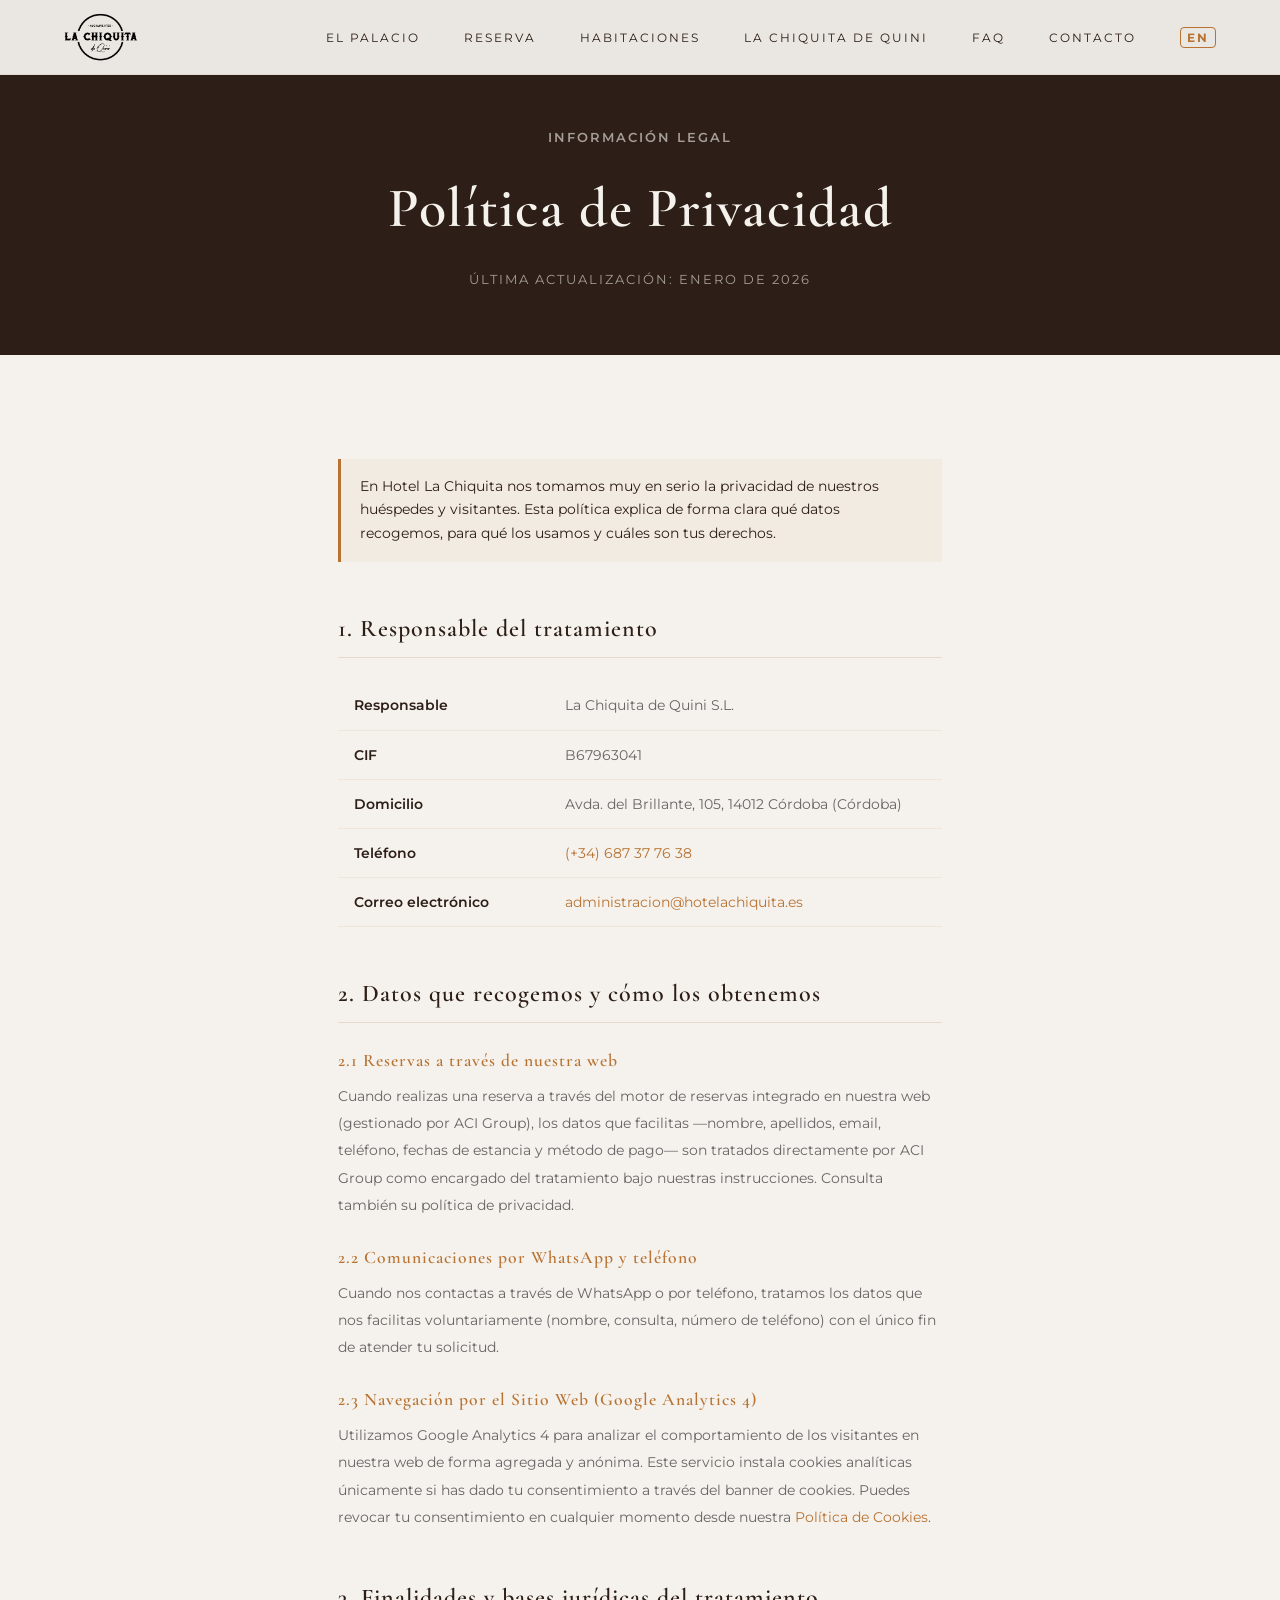
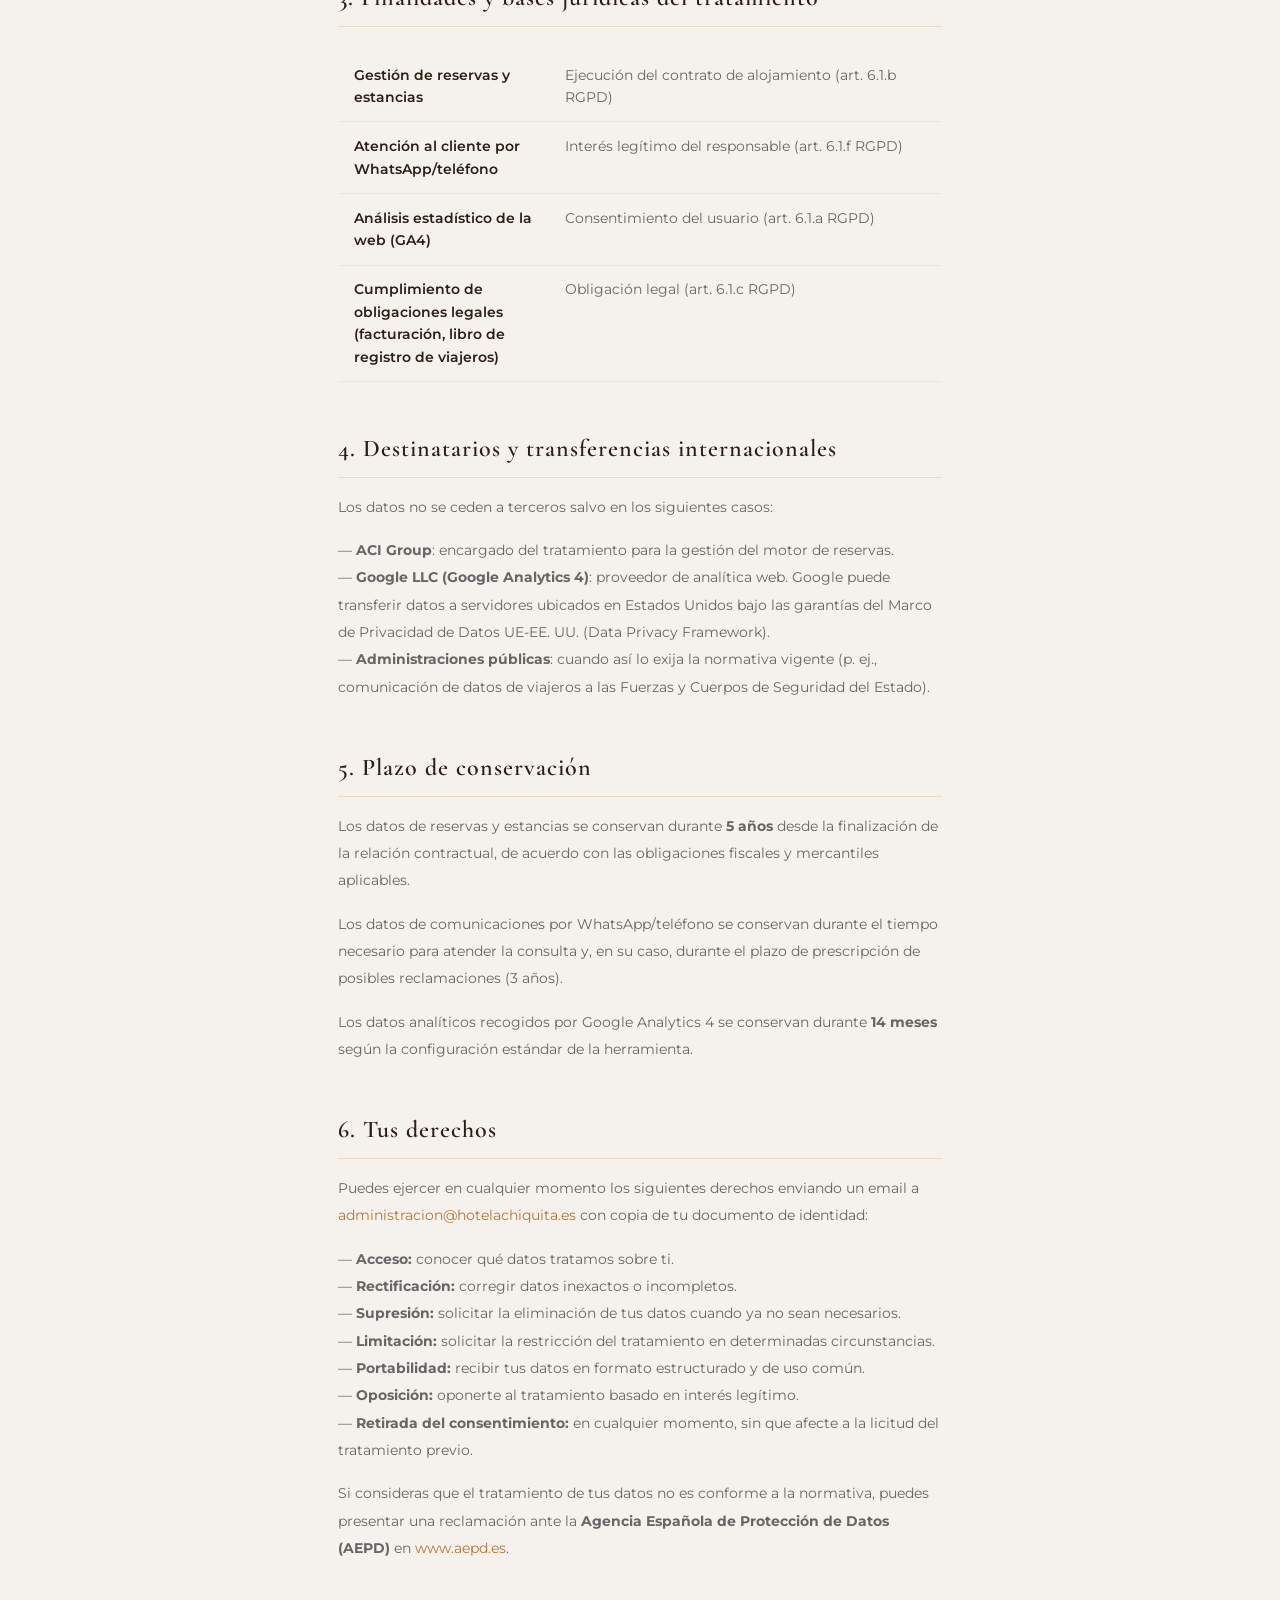
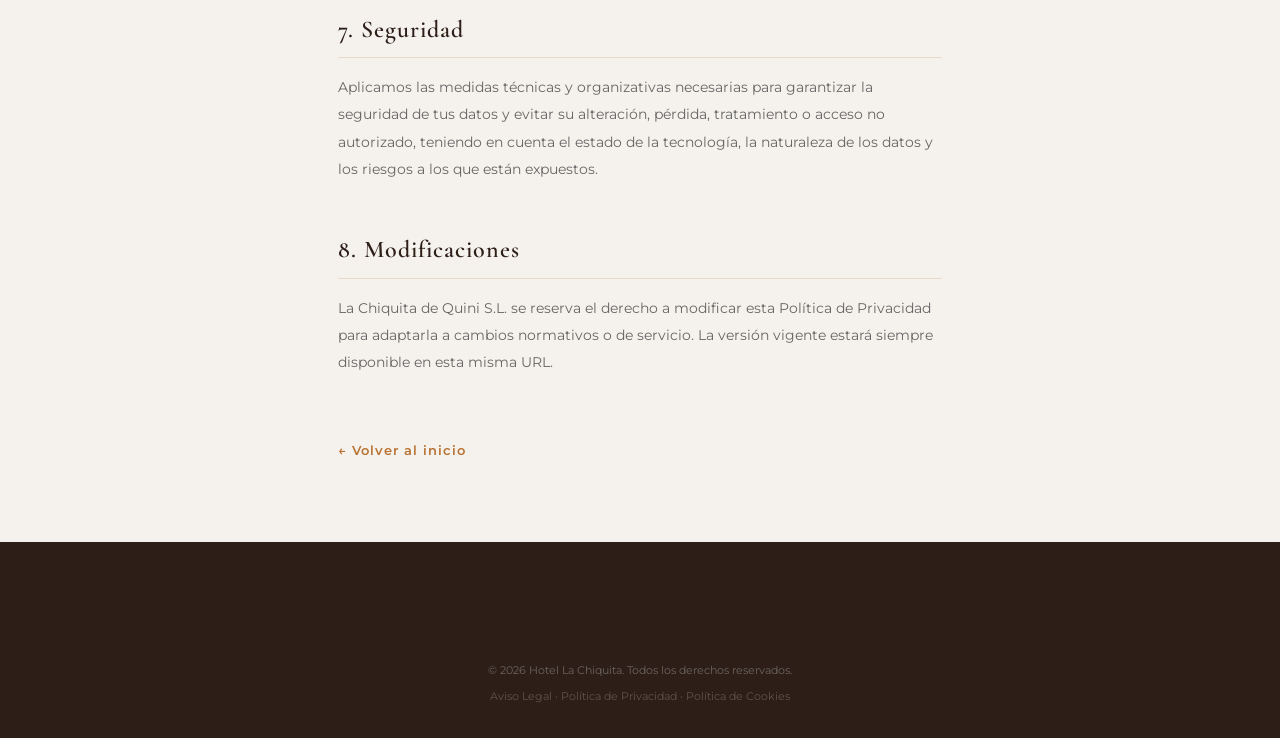
<file: politica-privacidad.html>
<!DOCTYPE html>
<html lang="es">

<head>
    <meta charset="UTF-8">
    <meta name="viewport" content="width=device-width, initial-scale=1.0">
    <title>Política de Privacidad | Hotel La Chiquita</title>
    <meta name="robots" content="noindex, follow">
    <link rel="canonical" href="https://www.hotelachiquita.es/politica-privacidad.html">
    <link rel="preconnect" href="https://fonts.googleapis.com">
    <link rel="preconnect" href="https://fonts.gstatic.com" crossorigin>
    <link href="https://fonts.googleapis.com/css2?family=Cormorant+Garamond:ital,wght@0,300;0,600;1,400&family=Montserrat:wght@200;400&display=swap" rel="stylesheet">
    <link rel="icon" type="image/png" href="/img/favicon.png">
    <link rel="stylesheet" href="style.css">
    <style>
        .legal-hero {
            background: var(--madera);
            padding: 8rem 10% 4rem;
            text-align: center;
        }
        .legal-hero h1 {
            color: var(--blanco-hueso);
            font-size: clamp(2rem, 5vw, 3.5rem);
            margin-bottom: 1rem;
        }
        .legal-hero p {
            color: rgba(245, 242, 237, 0.6);
            font-size: 0.8rem;
            letter-spacing: 2px;
            text-transform: uppercase;
        }
        .legal-content {
            max-width: 860px;
            margin: 0 auto;
            padding: 5rem 10%;
        }
        .legal-content h2 {
            font-size: 1.5rem;
            color: var(--madera);
            margin: 3rem 0 1rem;
            padding-bottom: 0.5rem;
            border-bottom: 1px solid rgba(184, 115, 51, 0.2);
        }
        .legal-content h2:first-child { margin-top: 0; }
        .legal-content h3 {
            font-size: 1.1rem;
            color: var(--cobre);
            margin: 1.5rem 0 0.5rem;
        }
        .legal-content p {
            font-size: 0.9rem;
            color: #666;
            line-height: 1.9;
            margin-bottom: 1rem;
        }
        .legal-content a {
            color: var(--cobre);
            text-decoration: none;
        }
        .legal-content a:hover { text-decoration: underline; }
        .legal-data-table {
            width: 100%;
            border-collapse: collapse;
            margin: 1.5rem 0;
            font-size: 0.88rem;
        }
        .legal-data-table td {
            padding: 0.8rem 1rem;
            border-bottom: 1px solid rgba(184, 115, 51, 0.1);
            color: #666;
            line-height: 1.6;
            vertical-align: top;
        }
        .legal-data-table td:first-child {
            font-weight: 600;
            color: var(--madera);
            width: 35%;
        }
        .legal-highlight {
            background: rgba(184, 115, 51, 0.06);
            border-left: 3px solid var(--cobre);
            padding: 1rem 1.2rem;
            margin: 1.5rem 0;
            font-size: 0.88rem;
            color: var(--madera);
            line-height: 1.7;
        }
        .legal-back {
            display: inline-block;
            margin-top: 3rem;
            color: var(--cobre);
            font-size: 0.8rem;
            letter-spacing: 1px;
            text-decoration: none;
            font-weight: 600;
        }
        .legal-back:hover { text-decoration: underline; }
        @media (max-width: 768px) {
            .legal-content { padding: 3rem 5%; }
            .legal-data-table td:first-child { width: auto; }
        }
    </style>
</head>

<body>

    <nav>
        <a href="index.html" class="logo">
            <img src="/img/logo300x300.png" alt="Hotel La Chiquita" style="height: 110px; width: auto; margin: -20px 0;">
        </a>
        <div class="nav-links">
            <a href="index.html#historia">El Palacio</a>
            <a href="index.html#reserva">Reserva</a>
            <a href="index.html#habitaciones">Habitaciones</a>
            <a href="index.html#restaurante">La Chiquita de Quini</a>
            <a href="index.html#faq">FAQ</a>
            <a href="index.html#contacto">Contacto</a>
            <a href="privacy-policy.html" class="lang-switch">EN</a>
        </div>
        <button class="nav-toggle" aria-label="Abrir menú" aria-expanded="false">
            <span></span><span></span><span></span>
        </button>
    </nav>

    <div class="legal-hero">
        <p class="gold-text">INFORMACIÓN LEGAL</p>
        <h1>Política de Privacidad</h1>
        <p>Última actualización: enero de 2026</p>
    </div>

    <div class="legal-content">

        <div class="legal-highlight">
            En Hotel La Chiquita nos tomamos muy en serio la privacidad de nuestros huéspedes y visitantes. Esta política explica de forma clara qué datos recogemos, para qué los usamos y cuáles son tus derechos.
        </div>

        <h2>1. Responsable del tratamiento</h2>
        <table class="legal-data-table">
            <tr><td>Responsable</td><td>La Chiquita de Quini S.L.</td></tr>
            <tr><td>CIF</td><td>B67963041</td></tr>
            <tr><td>Domicilio</td><td>Avda. del Brillante, 105, 14012 Córdoba (Córdoba)</td></tr>
            <tr><td>Teléfono</td><td><a href="tel:+34687377638">(+34) 687 37 76 38</a></td></tr>
            <tr><td>Correo electrónico</td><td><a href="mailto:administracion@hotelachiquita.es">administracion@hotelachiquita.es</a></td></tr>
        </table>

        <h2>2. Datos que recogemos y cómo los obtenemos</h2>

        <h3>2.1 Reservas a través de nuestra web</h3>
        <p>Cuando realizas una reserva a través del motor de reservas integrado en nuestra web (gestionado por ACI Group), los datos que facilitas —nombre, apellidos, email, teléfono, fechas de estancia y método de pago— son tratados directamente por ACI Group como encargado del tratamiento bajo nuestras instrucciones. Consulta también su política de privacidad.</p>

        <h3>2.2 Comunicaciones por WhatsApp y teléfono</h3>
        <p>Cuando nos contactas a través de WhatsApp o por teléfono, tratamos los datos que nos facilitas voluntariamente (nombre, consulta, número de teléfono) con el único fin de atender tu solicitud.</p>

        <h3>2.3 Navegación por el Sitio Web (Google Analytics 4)</h3>
        <p>Utilizamos Google Analytics 4 para analizar el comportamiento de los visitantes en nuestra web de forma agregada y anónima. Este servicio instala cookies analíticas únicamente si has dado tu consentimiento a través del banner de cookies. Puedes revocar tu consentimiento en cualquier momento desde nuestra <a href="/politica-cookies.html">Política de Cookies</a>.</p>

        <h2>3. Finalidades y bases jurídicas del tratamiento</h2>
        <table class="legal-data-table">
            <tr>
                <td>Gestión de reservas y estancias</td>
                <td>Ejecución del contrato de alojamiento (art. 6.1.b RGPD)</td>
            </tr>
            <tr>
                <td>Atención al cliente por WhatsApp/teléfono</td>
                <td>Interés legítimo del responsable (art. 6.1.f RGPD)</td>
            </tr>
            <tr>
                <td>Análisis estadístico de la web (GA4)</td>
                <td>Consentimiento del usuario (art. 6.1.a RGPD)</td>
            </tr>
            <tr>
                <td>Cumplimiento de obligaciones legales (facturación, libro de registro de viajeros)</td>
                <td>Obligación legal (art. 6.1.c RGPD)</td>
            </tr>
        </table>

        <h2>4. Destinatarios y transferencias internacionales</h2>
        <p>Los datos no se ceden a terceros salvo en los siguientes casos:</p>
        <p>— <strong>ACI Group</strong>: encargado del tratamiento para la gestión del motor de reservas.<br>
        — <strong>Google LLC (Google Analytics 4)</strong>: proveedor de analítica web. Google puede transferir datos a servidores ubicados en Estados Unidos bajo las garantías del Marco de Privacidad de Datos UE-EE. UU. (Data Privacy Framework).<br>
        — <strong>Administraciones públicas</strong>: cuando así lo exija la normativa vigente (p. ej., comunicación de datos de viajeros a las Fuerzas y Cuerpos de Seguridad del Estado).</p>

        <h2>5. Plazo de conservación</h2>
        <p>Los datos de reservas y estancias se conservan durante <strong>5 años</strong> desde la finalización de la relación contractual, de acuerdo con las obligaciones fiscales y mercantiles aplicables.</p>
        <p>Los datos de comunicaciones por WhatsApp/teléfono se conservan durante el tiempo necesario para atender la consulta y, en su caso, durante el plazo de prescripción de posibles reclamaciones (3 años).</p>
        <p>Los datos analíticos recogidos por Google Analytics 4 se conservan durante <strong>14 meses</strong> según la configuración estándar de la herramienta.</p>

        <h2>6. Tus derechos</h2>
        <p>Puedes ejercer en cualquier momento los siguientes derechos enviando un email a <a href="mailto:administracion@hotelachiquita.es">administracion@hotelachiquita.es</a> con copia de tu documento de identidad:</p>
        <p>— <strong>Acceso:</strong> conocer qué datos tratamos sobre ti.<br>
        — <strong>Rectificación:</strong> corregir datos inexactos o incompletos.<br>
        — <strong>Supresión:</strong> solicitar la eliminación de tus datos cuando ya no sean necesarios.<br>
        — <strong>Limitación:</strong> solicitar la restricción del tratamiento en determinadas circunstancias.<br>
        — <strong>Portabilidad:</strong> recibir tus datos en formato estructurado y de uso común.<br>
        — <strong>Oposición:</strong> oponerte al tratamiento basado en interés legítimo.<br>
        — <strong>Retirada del consentimiento:</strong> en cualquier momento, sin que afecte a la licitud del tratamiento previo.</p>
        <p>Si consideras que el tratamiento de tus datos no es conforme a la normativa, puedes presentar una reclamación ante la <strong>Agencia Española de Protección de Datos (AEPD)</strong> en <a href="https://www.aepd.es" target="_blank" rel="noopener">www.aepd.es</a>.</p>

        <h2>7. Seguridad</h2>
        <p>Aplicamos las medidas técnicas y organizativas necesarias para garantizar la seguridad de tus datos y evitar su alteración, pérdida, tratamiento o acceso no autorizado, teniendo en cuenta el estado de la tecnología, la naturaleza de los datos y los riesgos a los que están expuestos.</p>

        <h2>8. Modificaciones</h2>
        <p>La Chiquita de Quini S.L. se reserva el derecho a modificar esta Política de Privacidad para adaptarla a cambios normativos o de servicio. La versión vigente estará siempre disponible en esta misma URL.</p>

        <a href="index.html" class="legal-back">← Volver al inicio</a>
    </div>

    <footer>
        <div class="footer-bottom" style="margin-top: 0; border-top: none;">
            <p>&copy; 2026 Hotel La Chiquita. Todos los derechos reservados.</p>
            <p>
                <a href="/aviso-legal.html">Aviso Legal</a> ·
                <a href="/politica-privacidad.html">Política de Privacidad</a> ·
                <a href="/politica-cookies.html">Política de Cookies</a>
            </p>
        </div>
    </footer>

    <script>
        const navToggle = document.querySelector('.nav-toggle');
        const navLinks = document.querySelector('.nav-links');
        if (navToggle && navLinks) {
            navToggle.addEventListener('click', () => {
                const isOpen = navLinks.classList.toggle('active');
                navToggle.classList.toggle('active');
                navToggle.setAttribute('aria-expanded', isOpen);
            });
        }
    </script>

</body>
</html>
</file>
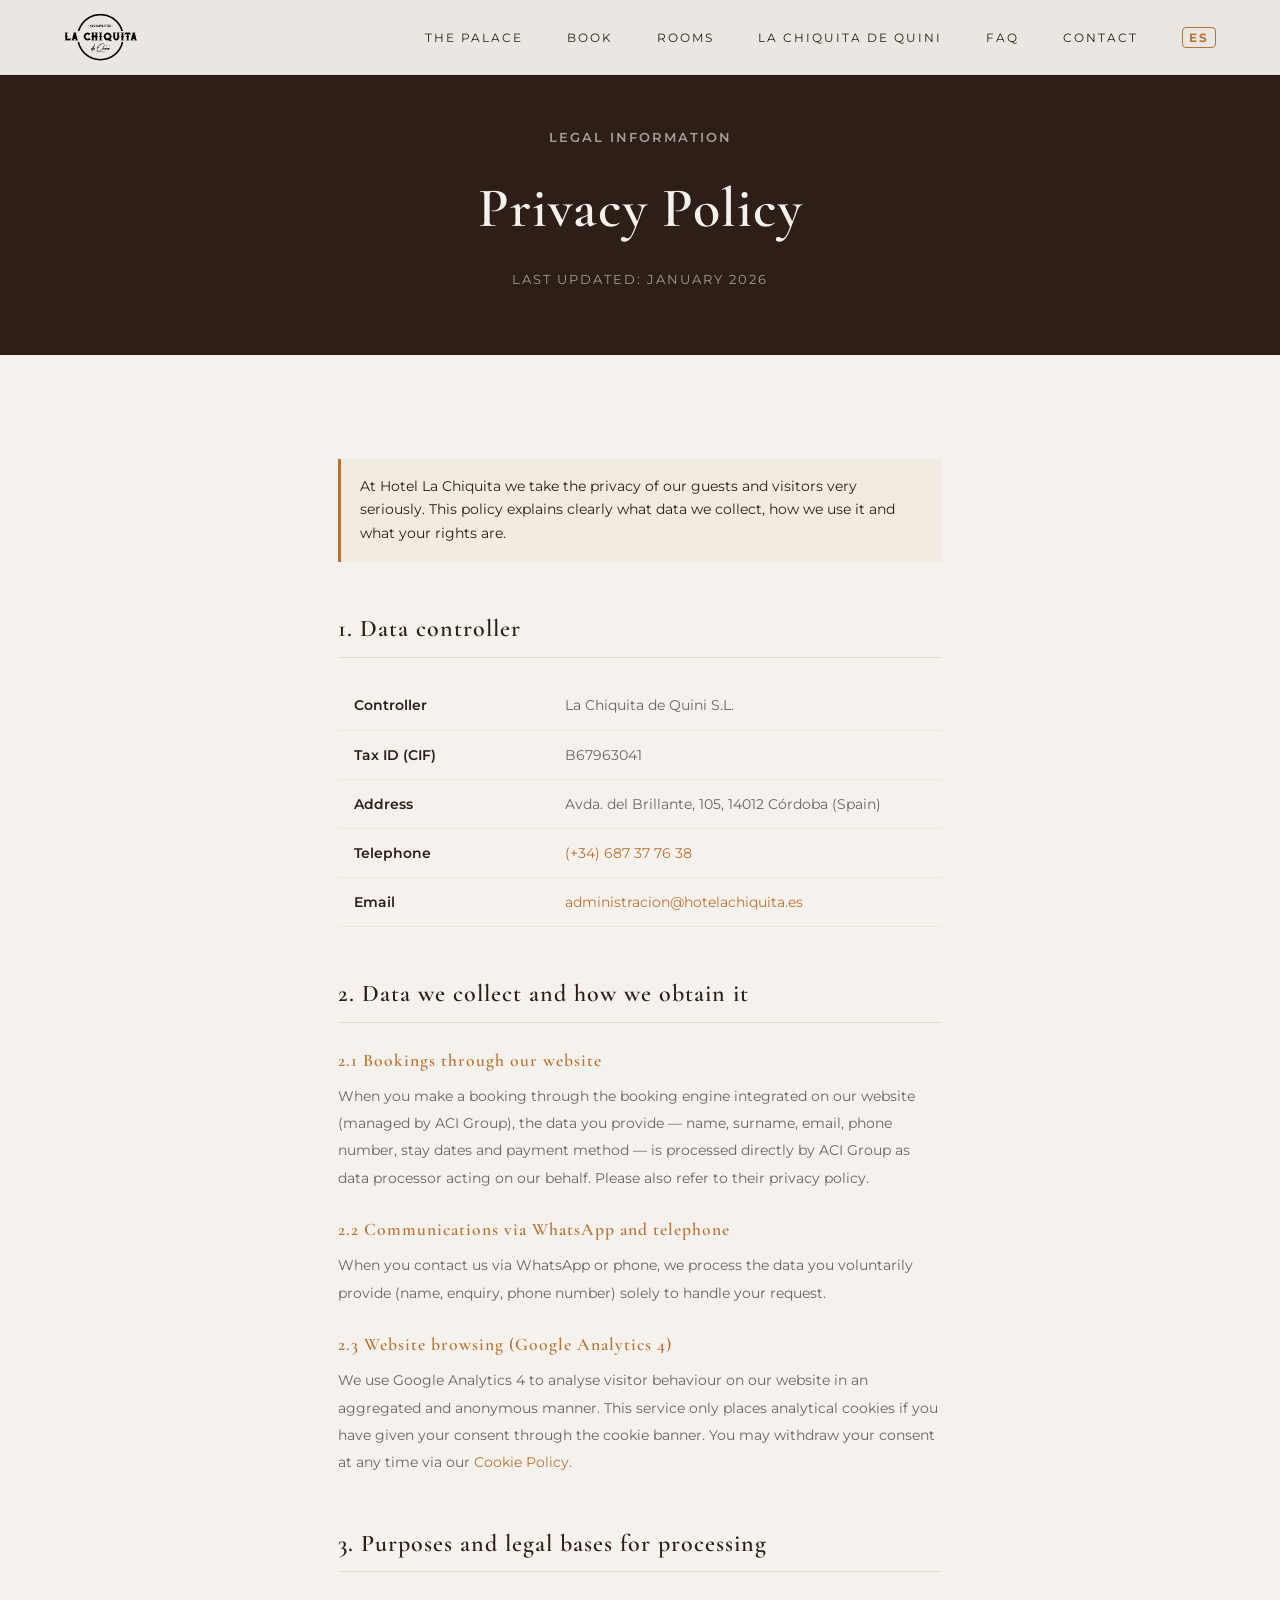
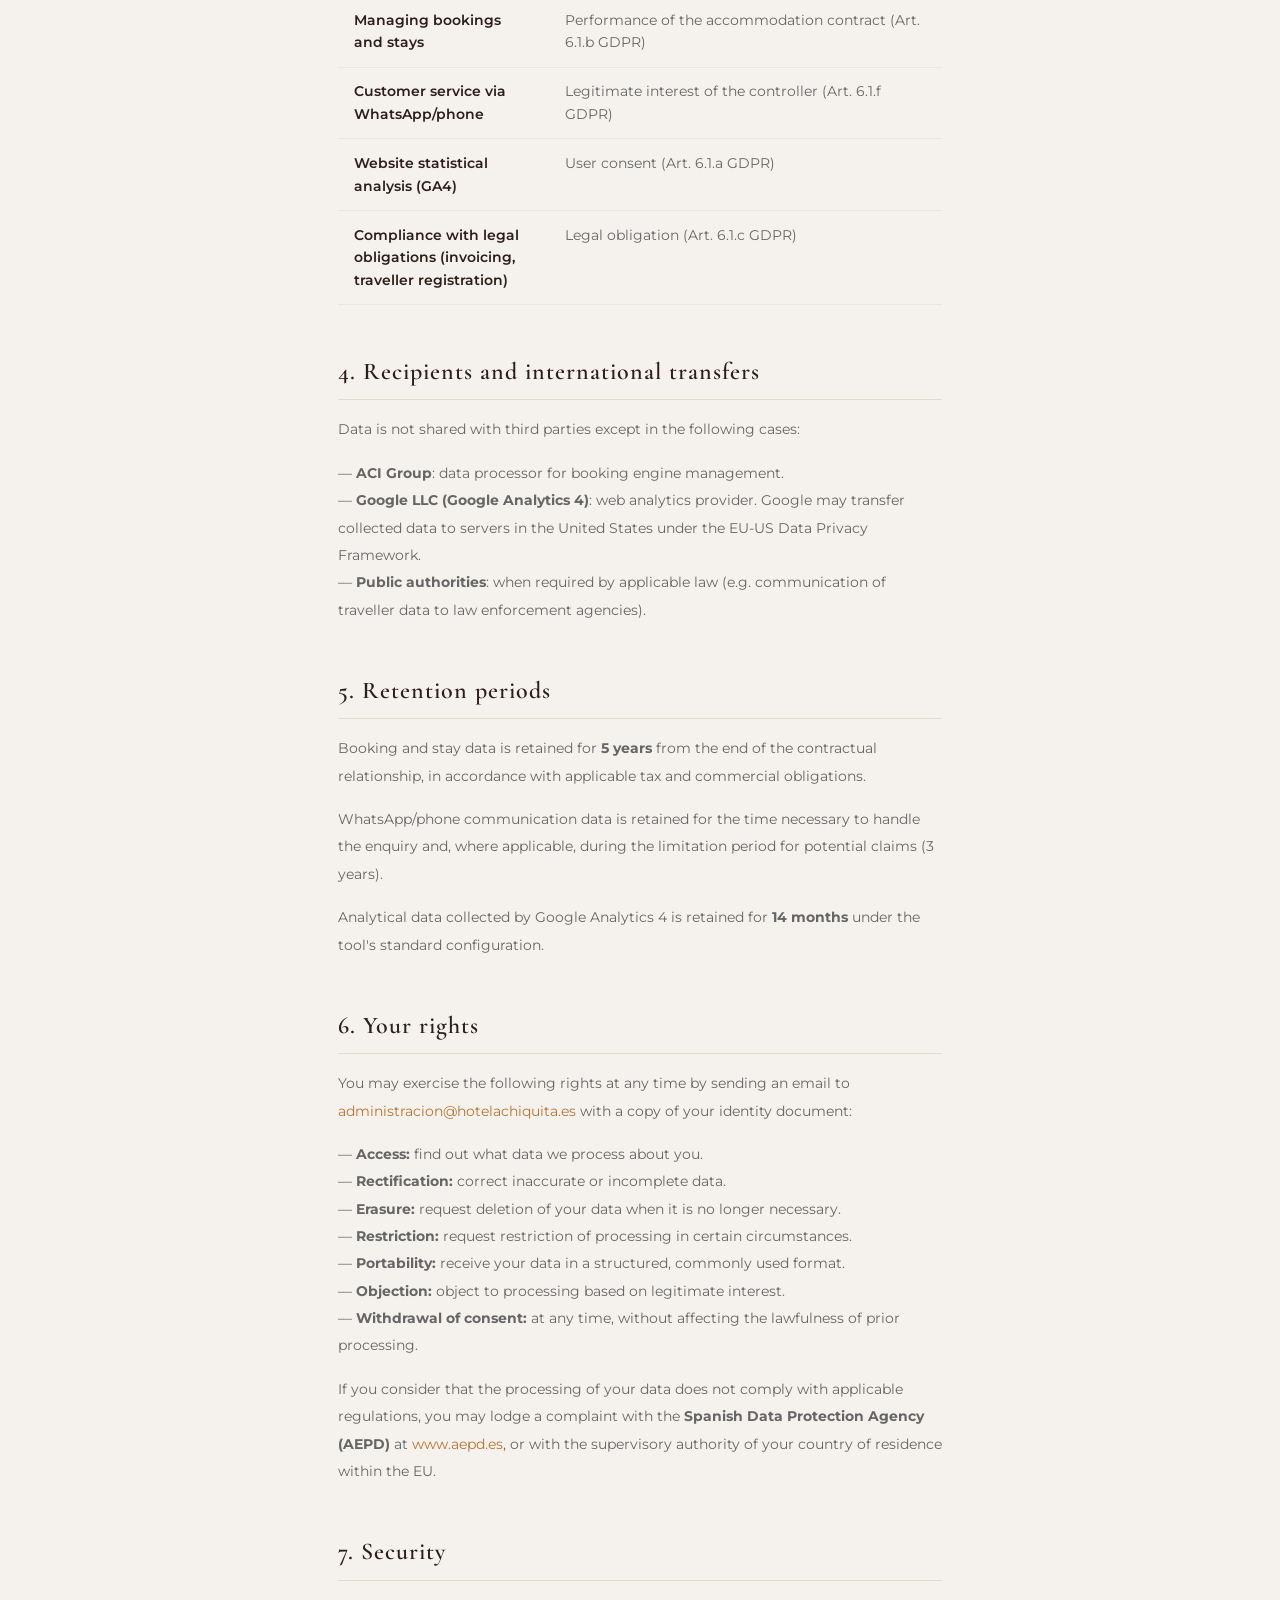
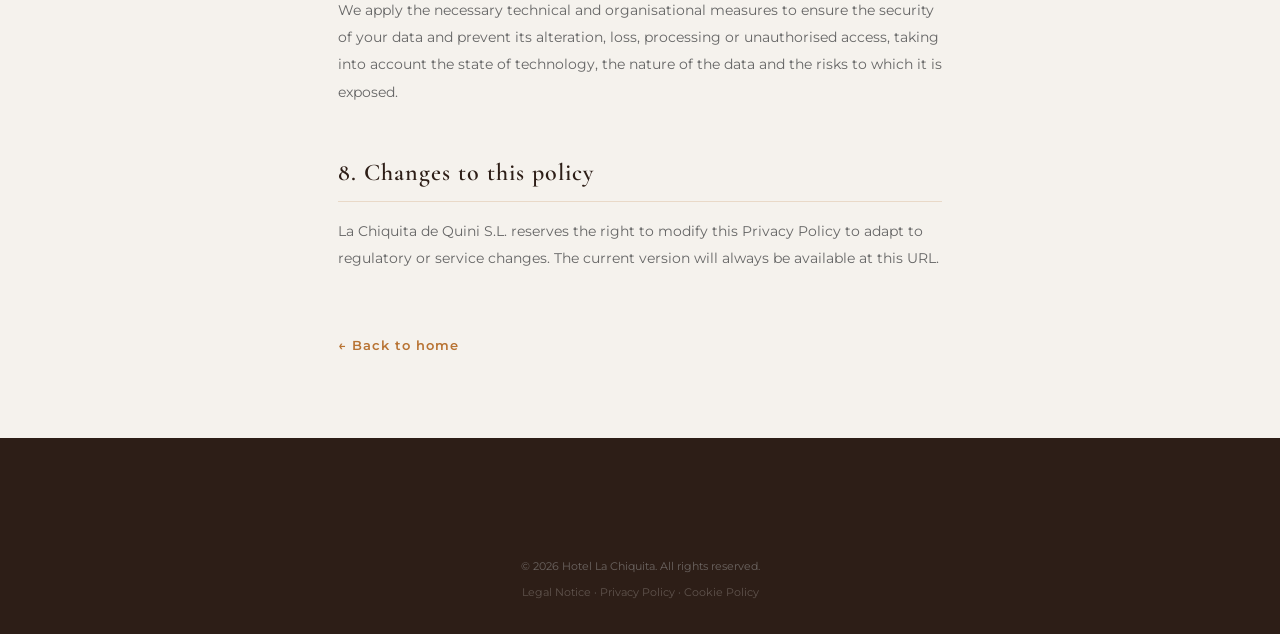
<file: privacy-policy.html>
<!DOCTYPE html>
<html lang="en">

<head>
    <meta charset="UTF-8">
    <meta name="viewport" content="width=device-width, initial-scale=1.0">
    <title>Privacy Policy | Hotel La Chiquita</title>
    <meta name="robots" content="noindex, follow">
    <link rel="canonical" href="https://www.hotelachiquita.es/privacy-policy.html">
    <link rel="preconnect" href="https://fonts.googleapis.com">
    <link rel="preconnect" href="https://fonts.gstatic.com" crossorigin>
    <link href="https://fonts.googleapis.com/css2?family=Cormorant+Garamond:ital,wght@0,300;0,600;1,400&family=Montserrat:wght@200;400&display=swap" rel="stylesheet">
    <link rel="icon" type="image/png" href="/img/favicon.png">
    <link rel="stylesheet" href="style.css">
    <style>
        .legal-hero { background: var(--madera); padding: 8rem 10% 4rem; text-align: center; }
        .legal-hero h1 { color: var(--blanco-hueso); font-size: clamp(2rem, 5vw, 3.5rem); margin-bottom: 1rem; }
        .legal-hero p { color: rgba(245, 242, 237, 0.6); font-size: 0.8rem; letter-spacing: 2px; text-transform: uppercase; }
        .legal-content { max-width: 860px; margin: 0 auto; padding: 5rem 10%; }
        .legal-content h2 { font-size: 1.5rem; color: var(--madera); margin: 3rem 0 1rem; padding-bottom: 0.5rem; border-bottom: 1px solid rgba(184, 115, 51, 0.2); }
        .legal-content h2:first-child { margin-top: 0; }
        .legal-content h3 { font-size: 1.1rem; color: var(--cobre); margin: 1.5rem 0 0.5rem; }
        .legal-content p { font-size: 0.9rem; color: #666; line-height: 1.9; margin-bottom: 1rem; }
        .legal-content a { color: var(--cobre); text-decoration: none; }
        .legal-content a:hover { text-decoration: underline; }
        .legal-data-table { width: 100%; border-collapse: collapse; margin: 1.5rem 0; font-size: 0.88rem; }
        .legal-data-table td { padding: 0.8rem 1rem; border-bottom: 1px solid rgba(184, 115, 51, 0.1); color: #666; line-height: 1.6; vertical-align: top; }
        .legal-data-table td:first-child { font-weight: 600; color: var(--madera); width: 35%; }
        .legal-highlight { background: rgba(184, 115, 51, 0.06); border-left: 3px solid var(--cobre); padding: 1rem 1.2rem; margin: 1.5rem 0; font-size: 0.88rem; color: var(--madera); line-height: 1.7; }
        .legal-back { display: inline-block; margin-top: 3rem; color: var(--cobre); font-size: 0.8rem; letter-spacing: 1px; text-decoration: none; font-weight: 600; }
        .legal-back:hover { text-decoration: underline; }
        @media (max-width: 768px) { .legal-content { padding: 3rem 5%; } .legal-data-table td:first-child { width: auto; } }
    </style>
</head>

<body>

    <nav>
        <a href="index_en.html" class="logo">
            <img src="/img/logo300x300.png" alt="Hotel La Chiquita" style="height: 110px; width: auto; margin: -20px 0;">
        </a>
        <div class="nav-links">
            <a href="index_en.html#history">The Palace</a>
            <a href="index_en.html#booking">Book</a>
            <a href="index_en.html#rooms">Rooms</a>
            <a href="index_en.html#restaurant">La Chiquita de Quini</a>
            <a href="index_en.html#faq">FAQ</a>
            <a href="index_en.html#contact">Contact</a>
            <a href="politica-privacidad.html" class="lang-switch">ES</a>
        </div>
        <button class="nav-toggle" aria-label="Open menu" aria-expanded="false">
            <span></span><span></span><span></span>
        </button>
    </nav>

    <div class="legal-hero">
        <p class="gold-text">LEGAL INFORMATION</p>
        <h1>Privacy Policy</h1>
        <p>Last updated: January 2026</p>
    </div>

    <div class="legal-content">

        <div class="legal-highlight">
            At Hotel La Chiquita we take the privacy of our guests and visitors very seriously. This policy explains clearly what data we collect, how we use it and what your rights are.
        </div>

        <h2>1. Data controller</h2>
        <table class="legal-data-table">
            <tr><td>Controller</td><td>La Chiquita de Quini S.L.</td></tr>
            <tr><td>Tax ID (CIF)</td><td>B67963041</td></tr>
            <tr><td>Address</td><td>Avda. del Brillante, 105, 14012 Córdoba (Spain)</td></tr>
            <tr><td>Telephone</td><td><a href="tel:+34687377638">(+34) 687 37 76 38</a></td></tr>
            <tr><td>Email</td><td><a href="mailto:administracion@hotelachiquita.es">administracion@hotelachiquita.es</a></td></tr>
        </table>

        <h2>2. Data we collect and how we obtain it</h2>

        <h3>2.1 Bookings through our website</h3>
        <p>When you make a booking through the booking engine integrated on our website (managed by ACI Group), the data you provide — name, surname, email, phone number, stay dates and payment method — is processed directly by ACI Group as data processor acting on our behalf. Please also refer to their privacy policy.</p>

        <h3>2.2 Communications via WhatsApp and telephone</h3>
        <p>When you contact us via WhatsApp or phone, we process the data you voluntarily provide (name, enquiry, phone number) solely to handle your request.</p>

        <h3>2.3 Website browsing (Google Analytics 4)</h3>
        <p>We use Google Analytics 4 to analyse visitor behaviour on our website in an aggregated and anonymous manner. This service only places analytical cookies if you have given your consent through the cookie banner. You may withdraw your consent at any time via our <a href="/cookie-policy.html">Cookie Policy</a>.</p>

        <h2>3. Purposes and legal bases for processing</h2>
        <table class="legal-data-table">
            <tr><td>Managing bookings and stays</td><td>Performance of the accommodation contract (Art. 6.1.b GDPR)</td></tr>
            <tr><td>Customer service via WhatsApp/phone</td><td>Legitimate interest of the controller (Art. 6.1.f GDPR)</td></tr>
            <tr><td>Website statistical analysis (GA4)</td><td>User consent (Art. 6.1.a GDPR)</td></tr>
            <tr><td>Compliance with legal obligations (invoicing, traveller registration)</td><td>Legal obligation (Art. 6.1.c GDPR)</td></tr>
        </table>

        <h2>4. Recipients and international transfers</h2>
        <p>Data is not shared with third parties except in the following cases:</p>
        <p>— <strong>ACI Group</strong>: data processor for booking engine management.<br>
        — <strong>Google LLC (Google Analytics 4)</strong>: web analytics provider. Google may transfer collected data to servers in the United States under the EU-US Data Privacy Framework.<br>
        — <strong>Public authorities</strong>: when required by applicable law (e.g. communication of traveller data to law enforcement agencies).</p>

        <h2>5. Retention periods</h2>
        <p>Booking and stay data is retained for <strong>5 years</strong> from the end of the contractual relationship, in accordance with applicable tax and commercial obligations.</p>
        <p>WhatsApp/phone communication data is retained for the time necessary to handle the enquiry and, where applicable, during the limitation period for potential claims (3 years).</p>
        <p>Analytical data collected by Google Analytics 4 is retained for <strong>14 months</strong> under the tool's standard configuration.</p>

        <h2>6. Your rights</h2>
        <p>You may exercise the following rights at any time by sending an email to <a href="mailto:administracion@hotelachiquita.es">administracion@hotelachiquita.es</a> with a copy of your identity document:</p>
        <p>— <strong>Access:</strong> find out what data we process about you.<br>
        — <strong>Rectification:</strong> correct inaccurate or incomplete data.<br>
        — <strong>Erasure:</strong> request deletion of your data when it is no longer necessary.<br>
        — <strong>Restriction:</strong> request restriction of processing in certain circumstances.<br>
        — <strong>Portability:</strong> receive your data in a structured, commonly used format.<br>
        — <strong>Objection:</strong> object to processing based on legitimate interest.<br>
        — <strong>Withdrawal of consent:</strong> at any time, without affecting the lawfulness of prior processing.</p>
        <p>If you consider that the processing of your data does not comply with applicable regulations, you may lodge a complaint with the <strong>Spanish Data Protection Agency (AEPD)</strong> at <a href="https://www.aepd.es" target="_blank" rel="noopener">www.aepd.es</a>, or with the supervisory authority of your country of residence within the EU.</p>

        <h2>7. Security</h2>
        <p>We apply the necessary technical and organisational measures to ensure the security of your data and prevent its alteration, loss, processing or unauthorised access, taking into account the state of technology, the nature of the data and the risks to which it is exposed.</p>

        <h2>8. Changes to this policy</h2>
        <p>La Chiquita de Quini S.L. reserves the right to modify this Privacy Policy to adapt to regulatory or service changes. The current version will always be available at this URL.</p>

        <a href="index_en.html" class="legal-back">← Back to home</a>
    </div>

    <footer>
        <div class="footer-bottom" style="margin-top: 0; border-top: none;">
            <p>&copy; 2026 Hotel La Chiquita. All rights reserved.</p>
            <p>
                <a href="/legal-notice.html">Legal Notice</a> ·
                <a href="/privacy-policy.html">Privacy Policy</a> ·
                <a href="/cookie-policy.html">Cookie Policy</a>
            </p>
        </div>
    </footer>

    <script>
        const navToggle = document.querySelector('.nav-toggle');
        const navLinks = document.querySelector('.nav-links');
        if (navToggle && navLinks) {
            navToggle.addEventListener('click', () => {
                const isOpen = navLinks.classList.toggle('active');
                navToggle.classList.toggle('active');
                navToggle.setAttribute('aria-expanded', isOpen);
            });
        }
    </script>

</body>
</html>
</file>
<file: style.css>
/* --- VARIABLES Y RESET --- */
:root {
    --blanco-hueso: #F5F2ED;
    --cobre: #B87333;
    --cobre-hover: #D4A373;
    --madera: #2D1E17;
    --texto: #4A4A4A;
    --transicion: all 0.5s cubic-bezier(0.25, 0.46, 0.45, 0.94);
}

* {
    margin: 0;
    padding: 0;
    box-sizing: border-box;
}

html {
    scroll-behavior: smooth;
}

body {
    background-color: var(--blanco-hueso);
    color: var(--texto);
    font-family: 'Montserrat', sans-serif;
    line-height: 1.6;
    overflow-x: hidden;
}

h1,
h2,
h3 {
    font-family: 'Cormorant Garamond', serif;
    font-weight: 600;
    color: var(--madera);
    letter-spacing: 1px;
}

/* --- NAVEGACIÓN --- */
nav {
    position: fixed;
    top: 0;
    width: 100%;
    padding: 1.5rem 5%;
    display: flex;
    justify-content: space-between;
    align-items: center;
    z-index: 1000;
    background: rgba(245, 242, 237, 0.95);
    border-bottom: 1px solid rgba(184, 115, 51, 0.1);
}

.logo {
    font-family: 'Cormorant Garamond', serif;
    font-size: 1.4rem;
    letter-spacing: 3px;
    color: var(--madera);
    text-decoration: none;
    font-weight: bold;
}

.nav-links a {
    text-decoration: none;
    color: var(--madera);
    margin-left: 2.5rem;
    font-size: 0.75rem;
    letter-spacing: 2px;
    text-transform: uppercase;
    transition: var(--transicion);
}

.nav-links a:hover {
    color: var(--cobre);
}

/* --- HERO SECTION --- */
.hero {
    height: 100vh;
    display: flex;
    align-items: center;
    justify-content: center;
    text-align: center;
    background: linear-gradient(rgba(45, 30, 23, 0.3), rgba(45, 30, 23, 0.3)),
        url('https://hotelachiquita.es/wp-content/uploads/2024/04/recepcion005_bien.jpg');
    background-size: cover;
    background-position: center;
    background-attachment: fixed;
}

/* En móvil se desactiva el parallax */
@media (max-width: 768px) {
    .hero {
        background-attachment: scroll;
    }
}

.hero h1 {
    font-size: clamp(2.5rem, 8vw, 5rem);
    color: var(--blanco-hueso);
    margin-bottom: 1.5rem;
    animation: fadeInUp 1.5s ease;
}

.subtitle {
    font-size: 1rem;
    letter-spacing: 6px;
    text-transform: uppercase;
    margin-bottom: 1rem;
    color: var(--blanco-hueso);
}

/* --- BOTONES --- */
.cta-button {
    padding: 1rem 2.5rem;
    border: 1px solid var(--cobre);
    background: transparent;
    color: white;
    text-decoration: none;
    letter-spacing: 2px;
    font-size: 0.8rem;
    transition: var(--transicion);
    display: inline-block;
}

.cta-button:hover {
    background: var(--cobre);
    transform: translateY(-3px);
}

.cta-button.dark {
    border-color: var(--madera);
    color: var(--madera);
}

.cta-button.dark:hover {
    background: var(--madera);
    color: white;
}

/* --- HISTORIA --- */
.history {
    padding: 8rem 10%;
    display: grid;
    grid-template-columns: 1fr 1fr;
    gap: 5rem;
    align-items: center;
}

.history-image {
    height: 600px;
    background: url('https://hotelachiquita.es/wp-content/uploads/2024/11/recpcion-la-chuita-1536x1025.jpg');
    background-size: cover;
    border: 1px solid var(--cobre);
    position: relative;
}

.history-text h2 {
    font-size: 3.5rem;
    margin-bottom: 2rem;
    line-height: 1.1;
}

.link-styled {
    color: var(--cobre);
    text-decoration: none;
    font-weight: bold;
    font-size: 0.8rem;
    letter-spacing: 1px;
}

/* --- HABITACIONES (GRID 4 COLUMNAS) --- */
.rooms {
    padding: 8rem 5%;
    background-color: var(--madera);
}

.section-header {
    text-align: center;
    margin-bottom: 4rem;
}

.section-header h2 {
    color: var(--madera);
    font-size: 3rem;
}

.divider {
    width: 60px;
    height: 2px;
    background: var(--cobre);
    margin: 1rem auto;
}

.room-grid {
    display: grid;
    grid-template-columns: repeat(4, 1fr);
    gap: 1.5rem;
}

.room-card {
    position: relative;
    height: 500px;
    overflow: hidden;
    cursor: pointer;
}

.room-card img {
    width: 100%;
    height: 100%;
    object-fit: cover;
    transition: transform 1.2s ease;
}

.room-card:hover img {
    transform: scale(1.1);
}

.room-info {
    position: absolute;
    bottom: 0;
    width: 100%;
    padding: 3rem 1.5rem 1.5rem;
    background: linear-gradient(to top, rgba(45, 30, 23, 0.95) 0%, rgba(45, 30, 23, 0.4) 70%, transparent 100%);
    color: white;
}

.room-info h3 {
    color: var(--blanco-hueso);
    font-size: 1.5rem;
    margin-bottom: 0.5rem;
}

.room-info p {
    font-size: 0.85rem;
    font-weight: 200;
    opacity: 0.8;
}

/* --- GASTRONOMÍA --- */
.dining {
    padding: 10rem 10%;
    text-align: center;
    background: var(--blanco-hueso);
}

.gold-text {
    color: #8B5A1E;
    font-size: 0.8rem;
    letter-spacing: 4px;
    margin-bottom: 1rem;
    display: block;
    font-weight: 600;
}

.dining h2 {
    font-size: 3.5rem;
    margin-bottom: 2rem;
}

.dining p {
    max-width: 700px;
    margin: 0 auto 3rem;
    color: #777;
}

/* --- FOOTER --- */
footer {
    background-color: var(--madera);
    color: var(--blanco-hueso);
    padding: 5rem 10% 2rem;
}

.contact-details {
    margin: 2rem 0;
    display: flex;
    justify-content: center;
    gap: 3rem;
}

.footer-bottom {
    margin-top: 4rem;
    font-size: 0.7rem;
    color: #aaa;
    border-top: 1px solid #f9f9f9;
    padding-top: 2rem;
}

/* --- ANIMACIONES --- */
@keyframes fadeInUp {
    from {
        opacity: 0;
        transform: translateY(40px);
    }

    to {
        opacity: 1;
        transform: translateY(0);
    }
}

@media (max-width: 1200px) {
    .room-grid {
        grid-template-columns: repeat(2, 1fr);
    }
}

@media (max-width: 768px) {
    .history {
        grid-template-columns: 1fr;
    }

    .nav-links {
        display: none;
    }

    .room-grid {
        grid-template-columns: 1fr;
    }

    .history-image {
        height: 400px;
    }
}

/* --- AJUSTES GASTRONOMÍA (Simetría con Historia) --- */

.dining-alt {
    background-color: white;
    padding-top: 10rem;
    padding-bottom: 10rem;
}

/* Imagen específica para Gastronomía */
.dining-image {
    background: url('https://hotelachiquita.es/wp-content/uploads/2022/04/117356022_167276308227822_1098824861311466617_n-768x1024.jpg');
    /* Imagen de mesa gourmet/patio */
    background-size: cover;
    background-position: center;
    box-shadow: -20px 20px 0px var(--cobre);
    /* Sombra hacia el otro lado para dinamismo */
}

@media (max-width: 768px) {
    .dining-alt {
        display: flex;
        flex-direction: column-reverse;
        padding: 5rem 10%;
    }

    .dining-image {
        height: 400px;
        margin-top: 2rem;
    }
}

/* --- ANIMACIONES DE REVELADO --- */
.reveal {
    opacity: 0;
    transform: translateY(50px);
    transition: all 1s ease-out;
}

.reveal.active {
    opacity: 1;
    transform: translateY(0);
}

/* Efecto Parallax en las imágenes de Historia y Gastronomía */
.history-image {
    transition: transform 1.5s cubic-bezier(0.25, 0.46, 0.45, 0.94);
}

.reveal.active .history-image {
    transform: scale(1.02);
}

/* Ajuste específico para la Gastronomía (Simetría) */
.dining-alt {
    background-color: #FFF;
    grid-template-columns: 1fr 1fr;
}

.dining-image {
    background-image: url('https://hotelachiquita.es/wp-content/uploads/2022/04/117356022_167276308227822_1098824861311466617_n-768x1024.jpg');
    box-shadow: -20px 20px 0px var(--cobre);
    /* Sombra inversa a la de Historia */
}

@media (max-width: 768px) {
    .dining-alt {
        display: flex;
        flex-direction: column-reverse;
    }
}

/* --- BARRA DE RESERVA --- */
.booking-bar-container {
    display: flex;
    justify-content: center;
    margin-top: -50px;
    padding: 0 5%;
    position: relative;
    z-index: 200;
    background: transparent;
}

.booking-bar {
    background: white;
    padding: 1.5rem 2.5rem;
    display: flex;
    align-items: center;
    gap: 2rem;
    box-shadow: 0 20px 40px rgba(45, 30, 23, 0.1);
    border: 1px solid rgba(184, 115, 51, 0.2);
    width: 100%;
    max-width: 1000px;
    position: relative;
    z-index: 200;
}

.booking-field {
    display: flex;
    flex-direction: column;
    flex: 1;
}

.booking-field label {
    font-size: 0.7rem;
    text-transform: uppercase;
    letter-spacing: 1px;
    color: var(--cobre);
    margin-bottom: 0.5rem;
    font-weight: 600;
}

.booking-field input,
.booking-field select {
    border: none;
    font-family: 'Montserrat', sans-serif;
    font-size: 0.9rem;
    color: var(--madera);
    outline: none;
    background: transparent;
    cursor: pointer;
}

.booking-divider {
    width: 1px;
    height: 40px;
    background: rgba(184, 115, 51, 0.2);
}

.booking-submit {
    background: var(--madera);
    color: var(--blanco-hueso);
    border: none;
    padding: 1rem 2rem;
    font-family: 'Montserrat', sans-serif;
    font-size: 0.8rem;
    letter-spacing: 2px;
    cursor: pointer;
    transition: var(--transicion);
}

.booking-submit:hover {
    background: var(--cobre);
    transform: translateY(-2px);
}

@media (max-width: 900px) {
    .booking-bar {
        flex-direction: column;
        padding: 2rem;
        margin-top: 0;
    }

    .booking-divider {
        width: 100%;
        height: 1px;
    }

    .booking-bar-container {
        margin-top: 2rem;
    }
}

/* Mejora la suavidad general */
.reveal {
    opacity: 0;
    transform: translateY(30px);
    transition: opacity 0.8s ease-out, transform 0.8s ease-out;
    will-change: opacity, transform;
    /* Optimiza el rendimiento */
}

.reveal.active {
    opacity: 1;
    transform: translateY(0);
}

/* Evita clics accidentales mientras el botón está en "BUSCANDO..." */
.booking-submit:disabled {
    cursor: not-allowed;
}

/* Añade un margen superior al desplazarse por anclaje */
#checkin {
    scroll-margin-top: 120px;
}

section[id] {
    scroll-margin-top: 100px;
}

.footer-container {
    display: grid;
    grid-template-columns: 2fr 1fr 1fr;
    gap: 4rem;
    margin-bottom: 3rem;
}

.footer-column h3 {
    color: var(--cobre);
    font-size: 0.9rem;
    margin-bottom: 1.5rem;
    letter-spacing: 2px;
}

.footer-column p {
    font-size: 0.85rem;
    opacity: 0.8;
    margin-bottom: 0.5rem;
}

.footer-links {
    list-style: none;
}

.footer-links li {
    margin-bottom: 0.8rem;
}

.footer-links a {
    color: var(--blanco-hueso);
    text-decoration: none;
    font-size: 0.85rem;
    transition: var(--transicion);
}

.footer-links a:hover {
    color: var(--cobre);
}

.footer-bottom {
    border-top: 1px solid rgba(245, 242, 237, 0.1);
    padding-top: 2rem;
    text-align: center;
    font-size: 0.7rem;
    opacity: 0.5;
}

@media (max-width: 768px) {
    .footer-container {
        grid-template-columns: 1fr;
        text-align: center;
        gap: 2rem;
    }
}

.faq {
    padding: 8rem 10%;
    background: #F5F2ED;
}

.faq-grid {
    display: grid;
    grid-template-columns: repeat(2, 1fr);
    gap: 3rem;
    margin-top: 4rem;
}

.faq-item h3 {
    font-size: 1.2rem;
    margin-bottom: 1rem;
    color: var(--cobre);
}

.faq-item p {
    font-size: 0.9rem;
    color: #666;
}

@media (max-width: 768px) {
    .faq-grid {
        grid-template-columns: 1fr;
    }
}

.payment-icons {
    display: flex;
    align-items: center;
    gap: 10px;
    margin-top: 10px;
    font-size: 0.6rem;
    opacity: 0.6;
}

.payment-icons img {
    height: 20px;
    filter: grayscale(100%);
    transition: 0.3s;
}

.payment-icons img:hover {
    filter: grayscale(0%);
}

.trust-badges {
    display: flex;
    gap: 15px;
    margin-top: 20px;
}

.trust-badges img {
    height: 30px;
    cursor: pointer;
    opacity: 0.8;
    transition: 0.3s;
}

.trust-badges img:hover {
    opacity: 1;
    transform: scale(1.1);
}

.rooms-intro {
    text-align: center;
    max-width: 800px;
    margin: 0 auto 4rem;
    padding: 0 5%;
}

.rooms-description {
    color: var(--blanco-hueso);
    font-size: 1.1rem;
    line-height: 1.8;
    font-weight: 200;
    opacity: 0.9;
    margin-top: 1rem;
}

.rooms-intro .gold-text {
    margin-bottom: 0.5rem;
}

@media (max-width: 768px) {
    .rooms-description {
        font-size: 1rem;
    }
}

.reviews {
    padding: 8rem 10%;
    background-color: var(--blanco-hueso);
}

.rating-summary {
    margin-top: 1rem;
    text-align: center;
}

.rating-summary .score {
    font-size: 2.5rem;
    font-family: 'Cormorant Garamond', serif;
    font-weight: bold;
    color: var(--madera);
}

.rating-summary .stars {
    color: var(--cobre);
    letter-spacing: 2px;
    margin-bottom: 0.5rem;
}

.reviews-grid {
    display: grid;
    grid-template-columns: repeat(3, 1fr);
    gap: 2rem;
    margin-top: 4rem;
}

.review-card {
    background: white;
    padding: 2.5rem;
    border: 1px solid rgba(184, 115, 51, 0.1);
    box-shadow: 0 10px 30px rgba(0, 0, 0, 0.03);
    transition: var(--transicion);
    display: flex;
    flex-direction: column;
}

.review-card:hover {
    transform: translateY(-10px);
    border-color: var(--cobre);
}

.review-source {
    font-size: 0.65rem;
    text-transform: uppercase;
    letter-spacing: 2px;
    color: var(--cobre);
    margin-bottom: 1.5rem;
    font-weight: 600;
}

.review-text {
    font-style: italic;
    font-size: 0.95rem;
    line-height: 1.7;
    margin-bottom: 1.5rem;
    flex-grow: 1;
}

.review-author {
    font-family: 'Cormorant Garamond', serif;
    font-weight: bold;
    font-size: 1.1rem;
    color: var(--madera);
}

@media (max-width: 992px) {
    .reviews-grid {
        grid-template-columns: 1fr;
    }

    .reviews {
        padding: 5rem 5%;
    }
}

#faq h2 {
    color: var(--madera);
}

.lang-switch {
    font-weight: bold;
    color: var(--cobre) !important;
    border: 1px solid var(--cobre);
    padding: 2px 6px;
    border-radius: 4px;
    margin-left: 1.5rem;
}

.lang-switch:hover {
    background: var(--cobre);
    color: white !important;
}

/* Ajuste para que el logo no deforme la barra de navegación */
.logo img {
    display: block;
    max-height: 50px;
    width: auto;
    transition: var(--transicion);
}

.logo:hover img {
    transform: scale(1.05);
}

@media (max-width: 768px) {
    .logo img {
        max-height: 40px;
    }
}

/* --- HAMBURGER MENU --- */
.nav-toggle {
    display: none;
    flex-direction: column;
    gap: 5px;
    background: none;
    border: none;
    cursor: pointer;
    padding: 4px;
    z-index: 1001;
}

.nav-toggle span {
    display: block;
    width: 24px;
    height: 2px;
    background: var(--madera);
    transition: var(--transicion);
    transform-origin: center;
}

/* Animación a X al abrir */
.nav-toggle.active span:nth-child(1) {
    transform: translateY(7px) rotate(45deg);
}

.nav-toggle.active span:nth-child(2) {
    opacity: 0;
}

.nav-toggle.active span:nth-child(3) {
    transform: translateY(-7px) rotate(-45deg);
}

@media (max-width: 768px) {
    .nav-toggle {
        display: flex;
    }

    .nav-links {
        display: flex;
        flex-direction: column;
        align-items: center;
        gap: 1.5rem;
        position: fixed;
        top: 0;
        left: 0;
        width: 100%;
        height: 100vh;
        background: var(--blanco-hueso);
        justify-content: center;
        opacity: 0;
        pointer-events: none;
        transition: opacity 0.4s ease;
        z-index: 999;
    }

    .nav-links.active {
        opacity: 1;
        pointer-events: all;
    }

    .nav-links a {
        font-size: 1.2rem;
        margin-left: 0;
    }
}

/* --- WHATSAPP FLOTANTE --- */
.whatsapp-float {
    position: fixed;
    bottom: 2rem;
    right: 2rem;
    width: 56px;
    height: 56px;
    background: #25D366;
    border-radius: 50%;
    display: flex;
    align-items: center;
    justify-content: center;
    box-shadow: 0 4px 16px rgba(37, 211, 102, 0.4);
    z-index: 9999;
    transition: var(--transicion);
}

.whatsapp-float:hover {
    transform: scale(1.1);
    box-shadow: 0 6px 24px rgba(37, 211, 102, 0.5);
}

@media (max-width: 768px) {
    .whatsapp-float {
        bottom: 1.5rem;
        right: 1.5rem;
        width: 50px;
        height: 50px;
    }
}

/* --- COOKIE BANNER --- */
.cookie-banner {
    position: fixed;
    bottom: 0;
    left: 0;
    width: 100%;
    background: var(--madera);
    color: var(--blanco-hueso);
    padding: 1.2rem 5%;
    display: flex;
    align-items: center;
    justify-content: space-between;
    gap: 2rem;
    z-index: 99999;
    font-size: 0.85rem;
    border-top: 2px solid var(--cobre);
    transform: translateY(100%);
    transition: transform 0.4s ease;
}

.cookie-banner.visible {
    transform: translateY(0);
}

.cookie-banner a {
    color: var(--cobre);
    text-decoration: underline;
}

.cookie-actions {
    display: flex;
    gap: 1rem;
    flex-shrink: 0;
}

.cookie-accept,
.cookie-reject {
    padding: 0.6rem 1.4rem;
    border: none;
    font-family: 'Montserrat', sans-serif;
    font-size: 0.75rem;
    letter-spacing: 1px;
    cursor: pointer;
    transition: var(--transicion);
}

.cookie-accept {
    background: var(--cobre);
    color: white;
}

.cookie-accept:hover {
    background: var(--cobre-hover);
}

.cookie-reject {
    background: transparent;
    color: var(--blanco-hueso);
    border: 1px solid rgba(245, 242, 237, 0.3);
}

.cookie-reject:hover {
    border-color: var(--blanco-hueso);
}

@media (max-width: 768px) {
    .cookie-banner {
        flex-direction: column;
        text-align: center;
        gap: 1rem;
    }
}

/* --- FLATPICKR — Personalización --- */
.flatpickr-calendar {
    font-family: 'Montserrat', sans-serif;
    border: 1px solid rgba(184, 115, 51, 0.3);
    box-shadow: 0 20px 40px rgba(45, 30, 23, 0.15);
    border-radius: 0;
}

.flatpickr-month,
.flatpickr-weekdays {
    background: var(--madera);
    color: var(--blanco-hueso);
}

.flatpickr-weekday {
    color: var(--cobre) !important;
    font-size: 0.7rem;
    letter-spacing: 1px;
}

.flatpickr-day {
    font-size: 0.8rem;
    border-radius: 0;
    color: var(--madera);
}

.flatpickr-day:hover {
    background: rgba(184, 115, 51, 0.15);
    border-color: var(--cobre);
}

/* Día seleccionado (entrada y salida) */
.flatpickr-day.selected,
.flatpickr-day.startRange,
.flatpickr-day.endRange {
    background: var(--madera) !important;
    border-color: var(--madera) !important;
    color: var(--blanco-hueso) !important;
    border-radius: 0 !important;
}

/* Rango entre fechas */
.flatpickr-day.inRange {
    background: rgba(184, 115, 51, 0.12) !important;
    border-color: rgba(184, 115, 51, 0.2) !important;
    color: var(--madera);
    border-radius: 0 !important;
    box-shadow: none !important;
}

/* Día de hoy */
.flatpickr-day.today {
    border-color: var(--cobre) !important;
    color: var(--cobre) !important;
    font-weight: 600;
}

.flatpickr-day.today:hover {
    background: var(--cobre) !important;
    color: white !important;
}

/* Navegación del mes */
.flatpickr-prev-month svg,
.flatpickr-next-month svg {
    fill: var(--blanco-hueso);
}

.flatpickr-prev-month:hover svg,
.flatpickr-next-month:hover svg {
    fill: var(--cobre);
}

.flatpickr-current-month {
    color: var(--blanco-hueso);
    font-size: 0.9rem;
    letter-spacing: 1px;
}

/* Input dentro del booking bar */
#dateRange {
    cursor: pointer;
    width: 100%;
}

/* --- SKIP LINK --- */
.skip-link {
    position: absolute;
    top: -100px;
    left: 1rem;
    background: var(--cobre);
    color: white;
    padding: 0.8rem 1.5rem;
    font-size: 0.85rem;
    letter-spacing: 1px;
    z-index: 99999;
    transition: top 0.3s;
}

.skip-link:focus {
    top: 1rem;
}

/* --- BACK TO TOP BUTTON --- */
.back-to-top {
    position: fixed;
    bottom: 6rem;
    right: 2rem;
    width: 48px;
    height: 48px;
    border-radius: 50%;
    background: transparent;
    border: 1.5px solid var(--cobre);
    color: var(--cobre);
    cursor: pointer;
    display: flex;
    align-items: center;
    justify-content: center;
    font-size: 20px;
    font-weight: 300;
    letter-spacing: 0.5px;
    transition: var(--transicion);
    opacity: 0;
    visibility: hidden;
    z-index: 9998;
}

.back-to-top.show {
    opacity: 0.8;
    visibility: visible;
}

.back-to-top:hover {
    background: var(--cobre);
    color: var(--blanco-hueso);
    transform: translateY(-3px);
    opacity: 1;
}

.back-to-top:active {
    transform: translateY(-1px);
}

@media (max-width: 768px) {
    .back-to-top {
        bottom: 5.5rem;
        right: 1.5rem;
        width: 44px;
        height: 44px;
        font-size: 18px;
    }
}

.mi-lista {
    list-style: none;
}

.rooms .section-header h2 {
    color: var(--cobre);
}

.footer-column .logo img {
    filter: brightness(0) saturate(100%) invert(52%) sepia(47%) saturate(600%) hue-rotate(355deg) brightness(95%);
}

.faq-accordion {
    max-width: 860px;
    margin: 0 auto;
}
 
.faq-item {
    border-bottom: 1px solid rgba(184, 115, 51, 0.2);
    transition: var(--transicion);
}
 
.faq-item:first-child {
    border-top: 1px solid rgba(184, 115, 51, 0.2);
}
 
.faq-critical {
    border-left: 3px solid var(--cobre);
    padding-left: 0;
}
 
.faq-critical .faq-question {
    padding-left: calc(1.5rem - 3px);
}
 
.faq-question {
    width: 100%;
    background: none;
    border: none;
    padding: 1.5rem;
    display: flex;
    justify-content: space-between;
    align-items: center;
    gap: 1rem;
    cursor: pointer;
    text-align: left;
    font-family: 'Cormorant Garamond', serif;
    font-size: 1.2rem;
    font-weight: 600;
    color: var(--madera);
    letter-spacing: 0.5px;
    transition: var(--transicion);
}
 
.faq-question:hover {
    color: var(--cobre);
}
 
.faq-item[data-open="true"] .faq-question {
    color: var(--cobre);
}
 
.faq-icon {
    width: 20px;
    height: 20px;
    border: 1.5px solid var(--cobre);
    border-radius: 50%;
    flex-shrink: 0;
    position: relative;
    transition: var(--transicion);
}
 
.faq-icon::before,
.faq-icon::after {
    content: '';
    position: absolute;
    background: var(--cobre);
    border-radius: 2px;
    top: 50%;
    left: 50%;
    transform: translate(-50%, -50%);
}
 
.faq-icon::before {
    width: 8px;
    height: 1.5px;
}
 
.faq-icon::after {
    width: 1.5px;
    height: 8px;
    transition: transform 0.3s ease, opacity 0.3s ease;
}
 
.faq-item[data-open="true"] .faq-icon::after {
    transform: translate(-50%, -50%) rotate(90deg);
    opacity: 0;
}
 
.faq-item[data-open="true"] .faq-icon {
    background: var(--cobre);
}
 
.faq-item[data-open="true"] .faq-icon::before,
.faq-item[data-open="true"] .faq-icon::after {
    background: var(--blanco-hueso);
}
 
.faq-answer {
    overflow: hidden;
    max-height: 0;
    transition: max-height 0.4s cubic-bezier(0.25, 0.46, 0.45, 0.94);
}
 
.faq-answer[hidden] {
    display: block !important;
    max-height: 0;
}
 
.faq-item[data-open="true"] .faq-answer {
    max-height: 800px;
}
 
.faq-answer-inner {
    padding: 0 1.5rem 1.5rem;
}
 
.faq-answer p {
    font-size: 0.9rem;
    color: #666;
    line-height: 1.8;
    margin-bottom: 0.8rem;
}
 
.faq-answer p:last-child {
    margin-bottom: 0;
}
 
.faq-list {
    list-style: none;
    margin: 0.8rem 0;
}
 
.faq-list li {
    font-size: 0.9rem;
    color: #666;
    padding: 0.4rem 0 0.4rem 1.2rem;
    position: relative;
    line-height: 1.6;
}
 
.faq-list li::before {
    content: '—';
    position: absolute;
    left: 0;
    color: var(--cobre);
    font-weight: bold;
}
 
.faq-highlight {
    padding: 1rem 1.2rem;
    margin: 1rem 0;
    border-left: 3px solid var(--cobre);
    font-size: 0.88rem;
    line-height: 1.7;
}
 
.faq-highlight strong {
    display: block;
    margin-bottom: 0.3rem;
    font-size: 0.8rem;
    letter-spacing: 0.5px;
    text-transform: uppercase;
}
 
.faq-highlight--green {
    background: rgba(184, 115, 51, 0.06);
    border-color: #5a8a5a;
    color: #3a5a3a;
}
 
.faq-highlight--green strong {
    color: #3a5a3a;
}
 
.faq-highlight--red {
    background: rgba(180, 60, 60, 0.06);
    border-color: #8a4a4a;
    color: #5a3030;
}
 
.faq-highlight--red strong {
    color: #5a3030;
}
 
.faq-highlight--gold {
    background: rgba(184, 115, 51, 0.08);
    border-color: var(--cobre);
    color: var(--madera);
}
 
.faq-badge {
    display: inline-block;
    background: var(--cobre);
    color: var(--blanco-hueso);
    font-size: 0.6rem;
    padding: 2px 7px;
    letter-spacing: 1px;
    text-transform: uppercase;
    font-family: 'Montserrat', sans-serif;
    font-weight: 600;
    vertical-align: middle;
    margin-left: 0.5rem;
}
 
@media (max-width: 768px) {
    .faq-question {
        font-size: 1rem;
        padding: 1.2rem 1rem;
    }
 
    .faq-critical .faq-question {
        padding-left: calc(1rem - 3px);
    }
 
    .faq-answer-inner {
        padding: 0 1rem 1.2rem;
    }
}

.map-section {
    padding: 8rem 10%;
    background: var(--blanco-hueso);
}
 
.map-wrapper {
    max-width: 860px;
    margin: 0 auto;
    border: 1px solid rgba(184, 115, 51, 0.2);
    box-shadow: 0 20px 60px rgba(45, 30, 23, 0.08);
    overflow: hidden;
}
 
.map-header {
    display: flex;
    justify-content: space-between;
    align-items: flex-end;
    padding: 2rem 2rem 1.5rem;
    background: white;
    gap: 1.5rem;
}
 
.map-header-text .gold-text {
    margin-bottom: 0.5rem;
}
 
.map-header-text h2 {
    font-size: 1.8rem;
    line-height: 1.2;
    margin-bottom: 0.5rem;
}
 
.map-address {
    font-size: 0.82rem;
    color: #888;
    display: flex;
    align-items: center;
    gap: 0.4rem;
    letter-spacing: 0.3px;
}
 
.map-address svg {
    color: var(--cobre);
    flex-shrink: 0;
}
 
.map-directions-btn {
    display: inline-block;
    padding: 0.7rem 1.5rem;
    background: transparent;
    border: 1.5px solid var(--cobre);
    color: var(--cobre);
    font-family: 'Montserrat', sans-serif;
    font-size: 0.72rem;
    letter-spacing: 2px;
    text-decoration: none;
    white-space: nowrap;
    flex-shrink: 0;
    transition: var(--transicion);
}
 
.map-directions-btn:hover {
    background: var(--cobre);
    color: var(--blanco-hueso);
}
 
.map-frame {
    width: 100%;
    height: 380px;
    display: block;
    border-top: 1px solid rgba(184, 115, 51, 0.15);
    border-bottom: 1px solid rgba(184, 115, 51, 0.15);
}
 
.map-footer-info {
    display: grid;
    grid-template-columns: repeat(3, 1fr);
    background: white;
}
 
.map-info-item {
    display: flex;
    align-items: center;
    gap: 0.8rem;
    padding: 1.2rem 1.5rem;
    border-right: 1px solid rgba(184, 115, 51, 0.1);
}
 
.map-info-item:last-child {
    border-right: none;
}
 
.map-info-icon {
    font-size: 1.2rem;
    flex-shrink: 0;
}
 
.map-info-item div {
    display: flex;
    flex-direction: column;
    gap: 0.1rem;
}
 
.map-info-item strong {
    font-size: 0.78rem;
    color: var(--madera);
    letter-spacing: 0.3px;
}
 
.map-info-item span {
    font-size: 0.72rem;
    color: #999;
}
 
@media (max-width: 768px) {
    .map-section {
        padding: 5rem 5%;
    }
 
    .map-header {
        flex-direction: column;
        align-items: flex-start;
        padding: 1.5rem;
    }
 
    .map-header-text h2 {
        font-size: 1.4rem;
    }
 
    .map-frame {
        height: 280px;
    }
 
    .map-footer-info {
        grid-template-columns: 1fr;
    }
 
    .map-info-item {
        border-right: none;
        border-bottom: 1px solid rgba(184, 115, 51, 0.1);
        padding: 1rem 1.5rem;
    }
 
    .map-info-item:last-child {
        border-bottom: none;
    }
}

.footer-bottom a {
    color: rgba(245, 242, 237, 0.5);
    text-decoration: none;
    font-size: 0.7rem;
    transition: var(--transicion);
}

.footer-bottom a:hover {
    color: var(--cobre);
}

.footer-bottom p {
    margin-top: 0.5rem;
}
</file>
